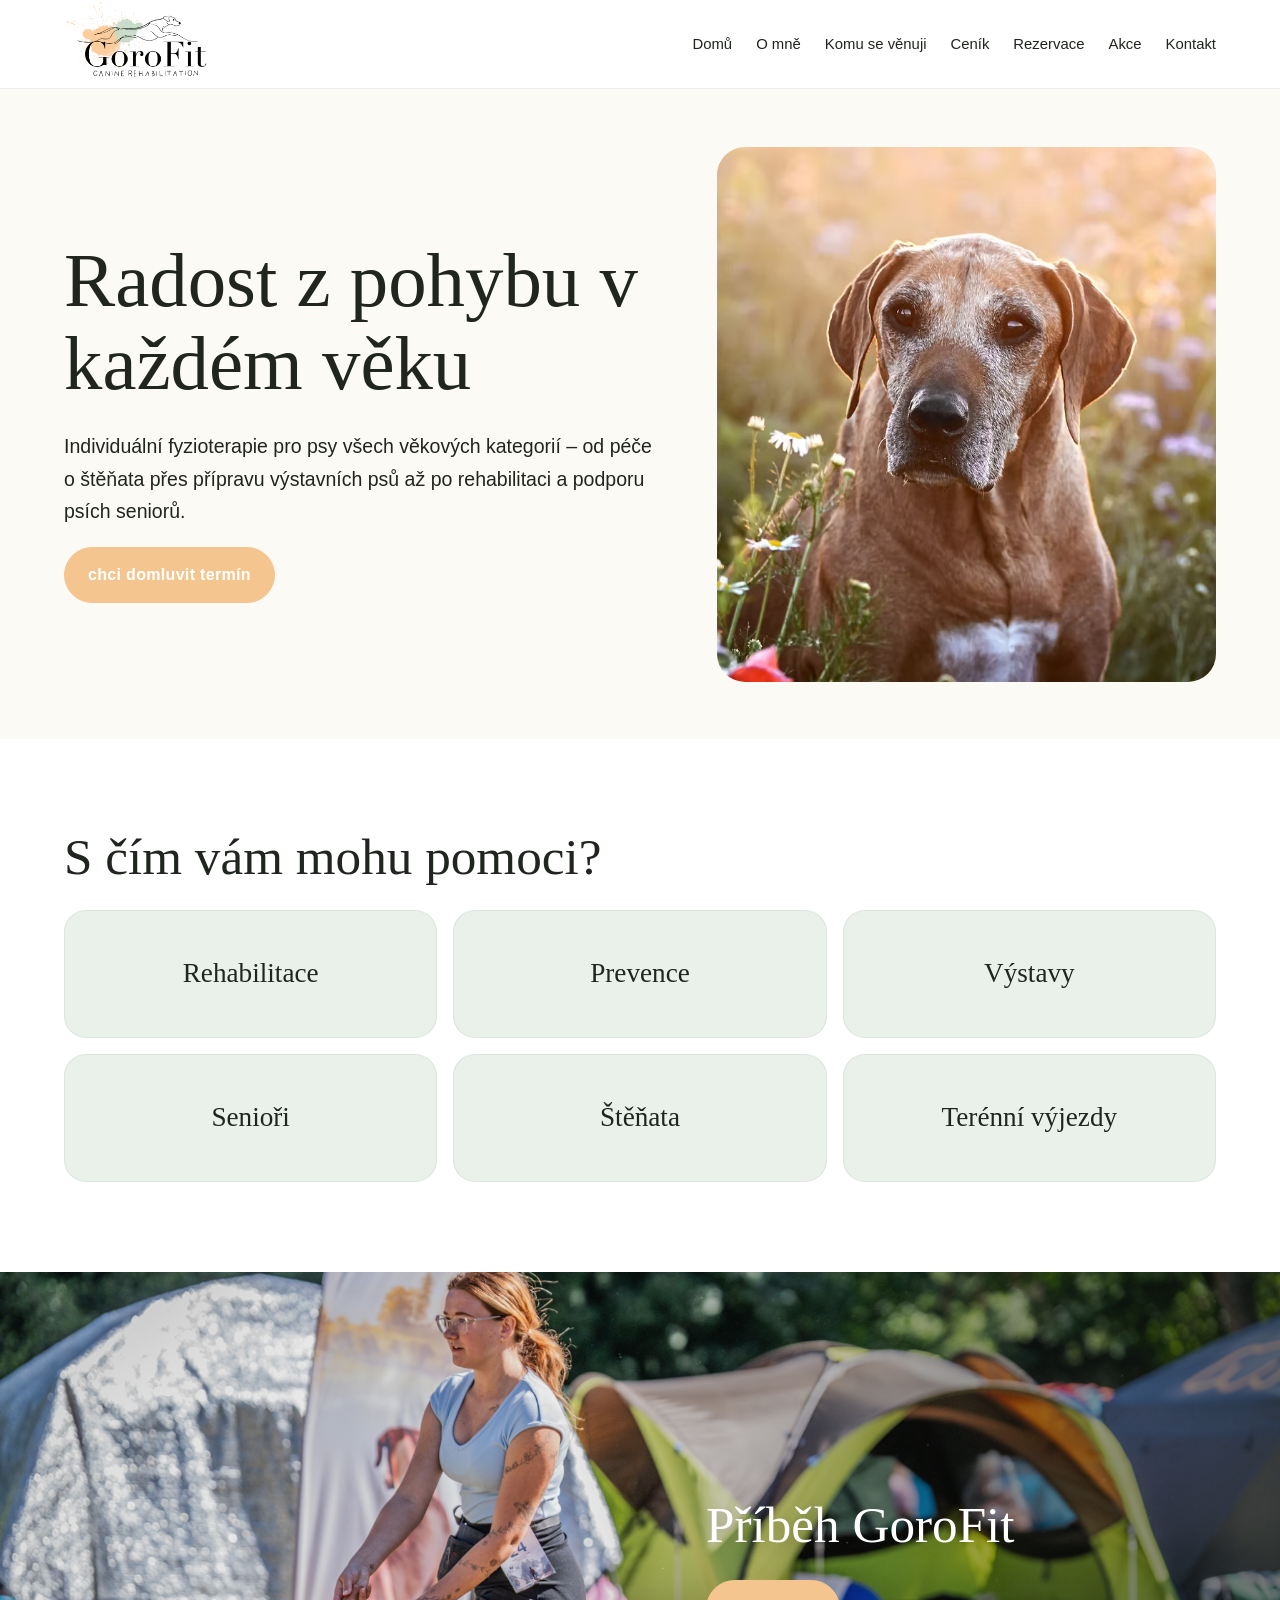
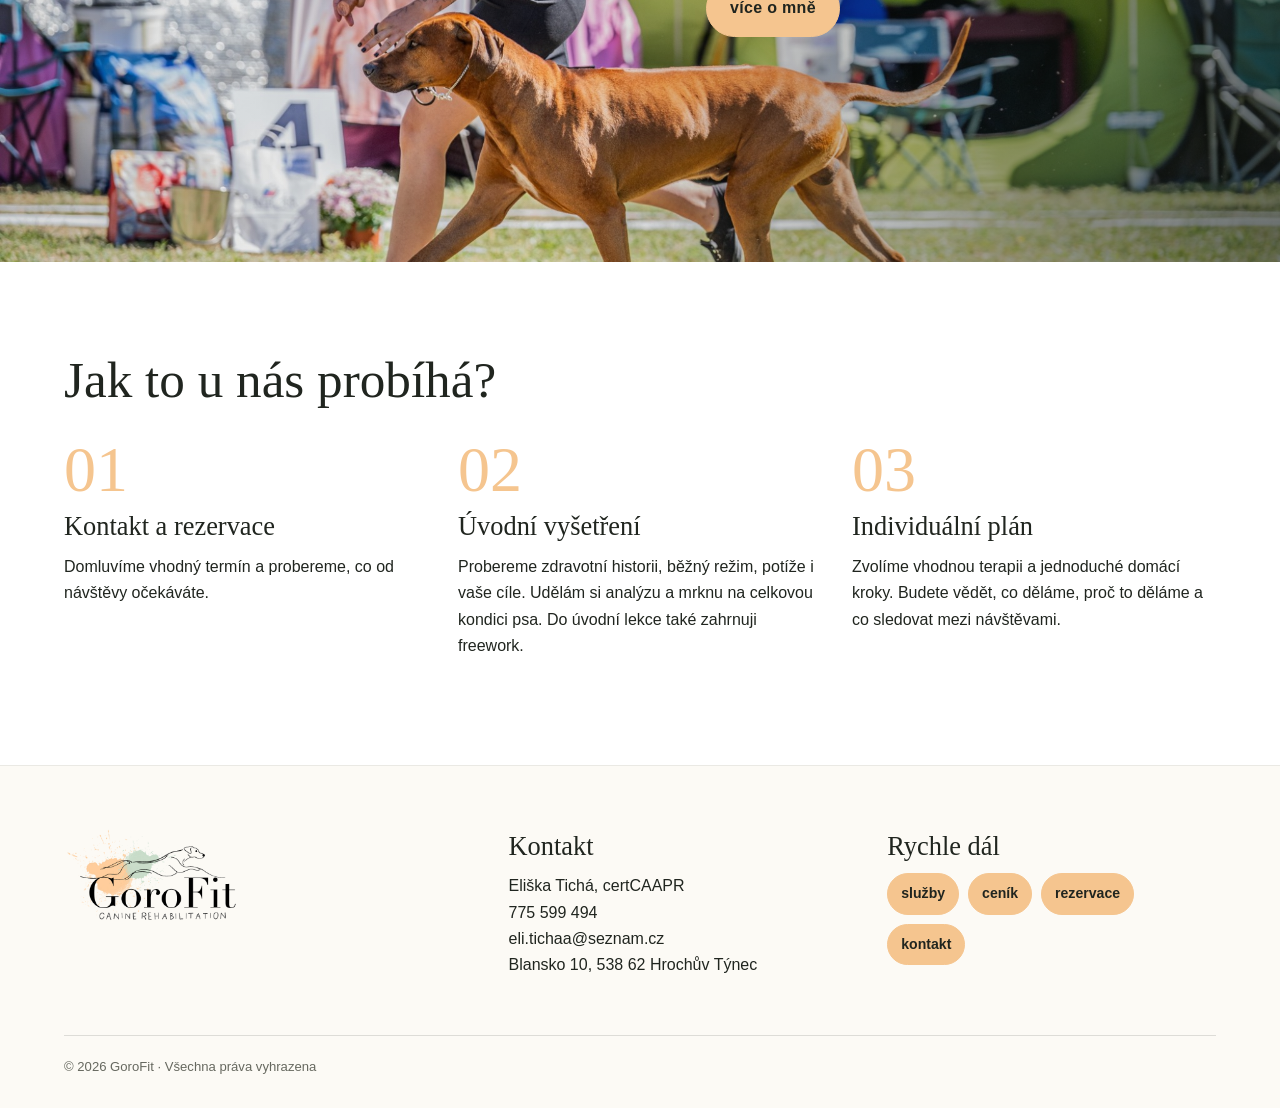
<file: index.html>
<!doctype html><html lang="cs"><head><meta charset="utf-8"><meta name="viewport" content="width=device-width,initial-scale=1"><title>Domů | GoroFit</title><meta name="description" content="GoroFit – veterinární fyzioterapie psů"><style>:root{--cream:#FCFAF5;--cream2:#FCFAF5;--sage:#CFE0D2;--sage2:#EAF1EA;--olive:#3F5145;--peach:#F5C58F;--peach2:#F5C58F;--ink:#20251F;--muted:#66685f;--lav:#e8dfe8;--blue:#dce9ec;--white:#fff;--line:#d9d2c6}
*{box-sizing:border-box}html{scroll-behavior:smooth}body{margin:0;color:var(--ink);font-family:Arial,Helvetica,sans-serif;background:#fff;line-height:1.65}h1,h2,h3,.serif{font-family:Georgia,'Times New Roman',serif;font-weight:400;line-height:1.08}h1{font-size:clamp(3.2rem,6vw,6.8rem);margin:.2em 0}h2{font-size:clamp(2.2rem,4vw,4.2rem);margin:0 0 .5em}h3{font-size:1.65rem;margin:.2em 0 .5em}p{margin:.45em 0 1em}a{color:inherit}.wrap{width:min(1180px,90%);margin:auto}.nav{position:sticky;top:0;z-index:50;background:rgba(255,255,255,.94);backdrop-filter:blur(12px);border-bottom:1px solid #eee}.navin{height:88px;display:flex;align-items:center;gap:32px}.logo{width:145px;height:auto;object-fit:contain}.links{margin-left:auto;display:flex;gap:24px;align-items:center}.links a{text-decoration:none;font-size:.93rem}.links a:hover{color:var(--olive)}.hamb{display:none;margin-left:auto;border:0;background:none;font-size:1.8rem}.hero{background:var(--cream);min-height:650px;display:grid;grid-template-columns:1.18fr .82fr;align-items:center;padding-right:max(calc((100vw - 1180px)/2),5vw)}.hero-copy{padding:90px max(5vw,40px) 90px max(calc((100vw - 1180px)/2),5vw);display:flex;flex-direction:column;justify-content:center}.hero-copy p{font-size:1.22rem;max-width:700px}.hero-img{padding:55px 0}.hero-img img{width:100%;height:auto;max-height:535px;aspect-ratio:4/5;object-fit:cover;border-radius:28px;display:block}.btn{display:inline-block;width:max-content;text-decoration:none;padding:14px 23px;border-radius:999px;background:var(--peach);color:#fff;font-weight:700;letter-spacing:.02em;border:1px solid var(--peach);transition:.2s}.btn:hover{transform:translateY(-2px);filter:brightness(.96)}.btn.alt{background:transparent;color:var(--ink);border-color:var(--ink)}section{padding:90px 0}.tint{background:var(--sage2)}.cream{background:var(--cream)}.peach{background:#fae5d9}.eyebrow{text-transform:uppercase;letter-spacing:.18em;font-size:.75rem;color:var(--olive);font-weight:700}.cards{display:grid;grid-template-columns:repeat(3,1fr);gap:18px}.card{padding:30px;border-radius:22px;background:#fff;border:1px solid rgba(0,0,0,.06);box-shadow:0 10px 35px rgba(50,50,30,.06)}.card:nth-child(2n){background:var(--cream2)}.card:nth-child(3n){background:var(--lav)}.icon{width:52px;height:52px;border-radius:50%;background:var(--sage2);display:grid;place-items:center;font-size:1.4rem;margin-bottom:18px}.split{display:grid;grid-template-columns:1fr 1fr;gap:70px;align-items:center}.split img,.feature-img{width:100%;border-radius:28px;display:block;max-height:680px;object-fit:cover}.steps{display:grid;grid-template-columns:repeat(3,1fr);gap:30px}.stepnum{font:400 4rem Georgia;color:var(--peach)}.quote{font-family:Georgia,serif;font-size:1.5rem;border-left:4px solid var(--peach);padding-left:24px}.footer{background:#30372d;color:#f5f0e7;padding:60px 0 30px}.footgrid{display:grid;grid-template-columns:1.2fr 1fr 1fr;gap:50px}.footer .logo{filter:none;width:175px;height:auto}.pills{display:flex;flex-wrap:wrap;gap:9px}.pill{border:1px solid #87927d;border-radius:999px;padding:8px 13px;text-decoration:none;font-size:.88rem}.copy{border-top:1px solid #56604f;margin-top:40px;padding-top:20px;font-size:.82rem;color:#c9cdbf}.pagehero{padding:90px 0 65px;background:var(--cream)}.pagehero h1{font-size:clamp(3rem,5vw,5.6rem)}.anchorbar{display:flex;gap:10px;flex-wrap:wrap;margin-top:28px}.anchorbar a{text-decoration:none;border:1px solid var(--olive);border-radius:999px;padding:8px 13px}.service{padding:75px 0;border-bottom:1px solid #eee}.service .split{align-items:start}.checks{padding:0;list-style:none}.checks li{padding:7px 0 7px 28px;position:relative}.checks li:before{content:'✓';position:absolute;left:0;color:var(--olive);font-weight:700}.notice{background:var(--cream);border-radius:18px;padding:20px 24px;margin-top:24px}.pricegrid{display:grid;grid-template-columns:repeat(2,1fr);gap:20px}.price{border:1px solid var(--line);border-radius:20px;padding:26px;background:#fff}.price .amount{font:400 2rem Georgia;color:var(--olive)}table{width:100%;border-collapse:collapse;background:#fff;border-radius:18px;overflow:hidden}th,td{padding:16px;border-bottom:1px solid #eee;text-align:left}th{background:var(--sage2)}.event{display:grid;grid-template-columns:140px 1fr;gap:20px;padding:25px 0;border-bottom:1px solid #ddd}.date{font:400 1.4rem Georgia;color:var(--olive)}.contactgrid{display:grid;grid-template-columns:1fr 1fr;gap:50px}.contactbox{padding:30px;border-radius:22px;background:var(--cream)}form{display:grid;grid-template-columns:1fr 1fr;gap:16px}label{font-size:.88rem;font-weight:700}input,select,textarea{width:100%;padding:13px 14px;border:1px solid #cfc8bb;border-radius:10px;background:#fff;font:inherit;margin-top:6px}textarea{min-height:130px}.full{grid-column:1/-1}.radio{font-weight:400;display:block;margin:7px 0}.radio input{width:auto;margin-right:8px}.formnote{font-style:italic;color:#9b4c3d}.partnergrid{display:grid;grid-template-columns:repeat(3,1fr);gap:18px}.partner{background:var(--cream);border-radius:18px;padding:30px;text-align:center}.cta{text-align:center}.cta p{max-width:700px;margin:0 auto 24px}.btnrow{display:flex;justify-content:center;gap:12px;flex-wrap:wrap}
@media(max-width:850px){.links{display:none}.hamb{display:block}.hero{grid-template-columns:1fr;padding-right:0}.hero-copy{padding:70px 6%}.hero-img{height:480px}.cards,.steps,.partnergrid,.pricegrid{grid-template-columns:1fr}.split,.contactgrid{grid-template-columns:1fr;gap:35px}.footgrid{grid-template-columns:1fr}.event{grid-template-columns:1fr}form{grid-template-columns:1fr}.full{grid-column:auto}section{padding:65px 0}}

/* Homepage refinements */
.home-services{background:#fff}
.home-services .cards{gap:16px}
.home-services .card{background:#EAF1EA!important;box-shadow:none;border:1px solid rgba(63,81,69,.08);min-height:128px;display:flex;align-items:center;justify-content:center;text-align:center;padding:28px 20px}
.home-services .card h3{margin:0;font-size:1.7rem}
.home-services .card .icon,.home-services .card p{display:none}
.story-banner{position:relative;min-height:590px;background:url('pribeh-gorofit.jpg') center 43%/cover no-repeat;display:flex;align-items:center;padding:0}
.story-banner:before{content:'';position:absolute;inset:0;background:linear-gradient(90deg,rgba(20,27,21,.12) 0%,rgba(20,27,21,.05) 42%,rgba(20,27,21,.55) 100%)}
.story-banner .story-inner{position:relative;z-index:1;width:min(1180px,90%);margin:auto;display:flex;justify-content:flex-end}
.story-banner .story-copy{width:min(510px,48%);color:#fff;text-shadow:0 2px 18px rgba(0,0,0,.2)}
.story-banner .story-copy h2{margin-bottom:28px}
.story-banner .btn{background:#F5C58F;color:#20251F;border-color:#F5C58F;text-shadow:none}
.footer{background:#FCFAF5;color:#20251F;border-top:1px solid rgba(32,37,31,.08)}
.footer .pill{border-color:#F5C58F;background:#F5C58F;color:#20251F;font-weight:700}
.footer .pill:hover{background:#CFE0D2;border-color:#CFE0D2}
.footer .copy{border-top-color:rgba(32,37,31,.14);color:#66685f}
.footer .logo{filter:none}
@media(max-width:850px){.story-banner{min-height:520px;background-position:42% center}.story-banner:before{background:rgba(20,27,21,.38)}.story-banner .story-inner{justify-content:flex-start}.story-banner .story-copy{width:100%}.home-services .card{min-height:105px}}
</style></head><body><header class="nav"><div class="wrap navin"><a href="index.html"><img class="logo" src="gorofit-logo.png" alt="GoroFit"></a><nav class="links"><a href="index.html">Domů</a><a href="o-mne.html">O mně</a><a href="sluzby.html">Komu se věnuji</a><a href="cenik.html">Ceník</a><a href="rezervace.html">Rezervace</a><a href="akce.html">Akce</a><a href="kontakt.html">Kontakt</a></nav><button class="hamb">☰</button></div></header><main><div class="hero"><div class="hero-copy"><h1>Radost z pohybu v každém věku</h1><p>Individuální fyzioterapie pro psy všech věkových kategorií – od péče o štěňata přes přípravu výstavních psů až po rehabilitaci a podporu psích seniorů.</p><a class="btn" href="rezervace.html">chci domluvit termín</a></div><div class="hero-img"><img src="home-002.png" alt="Rhodesian ridgeback v květinách"></div></div>
<section class="home-services"><div class="wrap"><h2>S čím vám mohu pomoci?</h2><div class="cards"><div class="card"><h3>Rehabilitace</h3></div><div class="card"><h3>Prevence</h3></div><div class="card"><h3>Výstavy</h3></div><div class="card"><h3>Senioři</h3></div><div class="card"><h3>Štěňata</h3></div><div class="card"><h3>Terénní výjezdy</h3></div></div></div></section>
<section class="story-banner"><div class="story-inner"><div class="story-copy"><h2>Příběh GoroFit</h2><a class="btn" href="o-mne.html">více o mně</a></div></div></section>
<section><div class="wrap"><h2>Jak to u nás probíhá?</h2><div class="steps"><div><div class="stepnum">01</div><h3>Kontakt a rezervace</h3><p>Domluvíme vhodný termín a probereme, co od návštěvy očekáváte.</p></div><div><div class="stepnum">02</div><h3>Úvodní vyšetření</h3><p>Probereme zdravotní historii, běžný režim, potíže i vaše cíle. Udělám si analýzu a mrknu na celkovou kondici psa. Do úvodní lekce také zahrnuji freework.</p></div><div><div class="stepnum">03</div><h3>Individuální plán</h3><p>Zvolíme vhodnou terapii a jednoduché domácí kroky. Budete vědět, co děláme, proč to děláme a co sledovat mezi návštěvami.</p></div></div></div></section>
</main><footer class="footer"><div class="wrap"><div class="footgrid"><div class="footer-brand"><img class="logo" src="gorofit-logo.png" alt="GoroFit"></div><div><h3>Kontakt</h3><p>Eliška Tichá, certCAAPR<br>775 599 494<br>eli.tichaa@seznam.cz<br>Blansko 10, 538 62 Hrochův Týnec</p></div><div><h3>Rychle dál</h3><div class="pills"><a class="pill" href="sluzby.html">služby</a><a class="pill" href="cenik.html">ceník</a><a class="pill" href="rezervace.html">rezervace</a><a class="pill" href="kontakt.html">kontakt</a></div></div></div><div class="copy">© 2026 GoroFit · Všechna práva vyhrazena</div></div></footer><script>document.addEventListener('DOMContentLoaded',()=>{const b=document.querySelector('.hamb'),l=document.querySelector('.links');if(b)b.onclick=()=>{l.style.display=l.style.display==='flex'?'none':'flex';l.style.position='absolute';l.style.top='88px';l.style.left='0';l.style.right='0';l.style.padding='25px 5%';l.style.background='white';l.style.flexDirection='column';l.style.alignItems='flex-start'}})
</script></body></html>
</file>
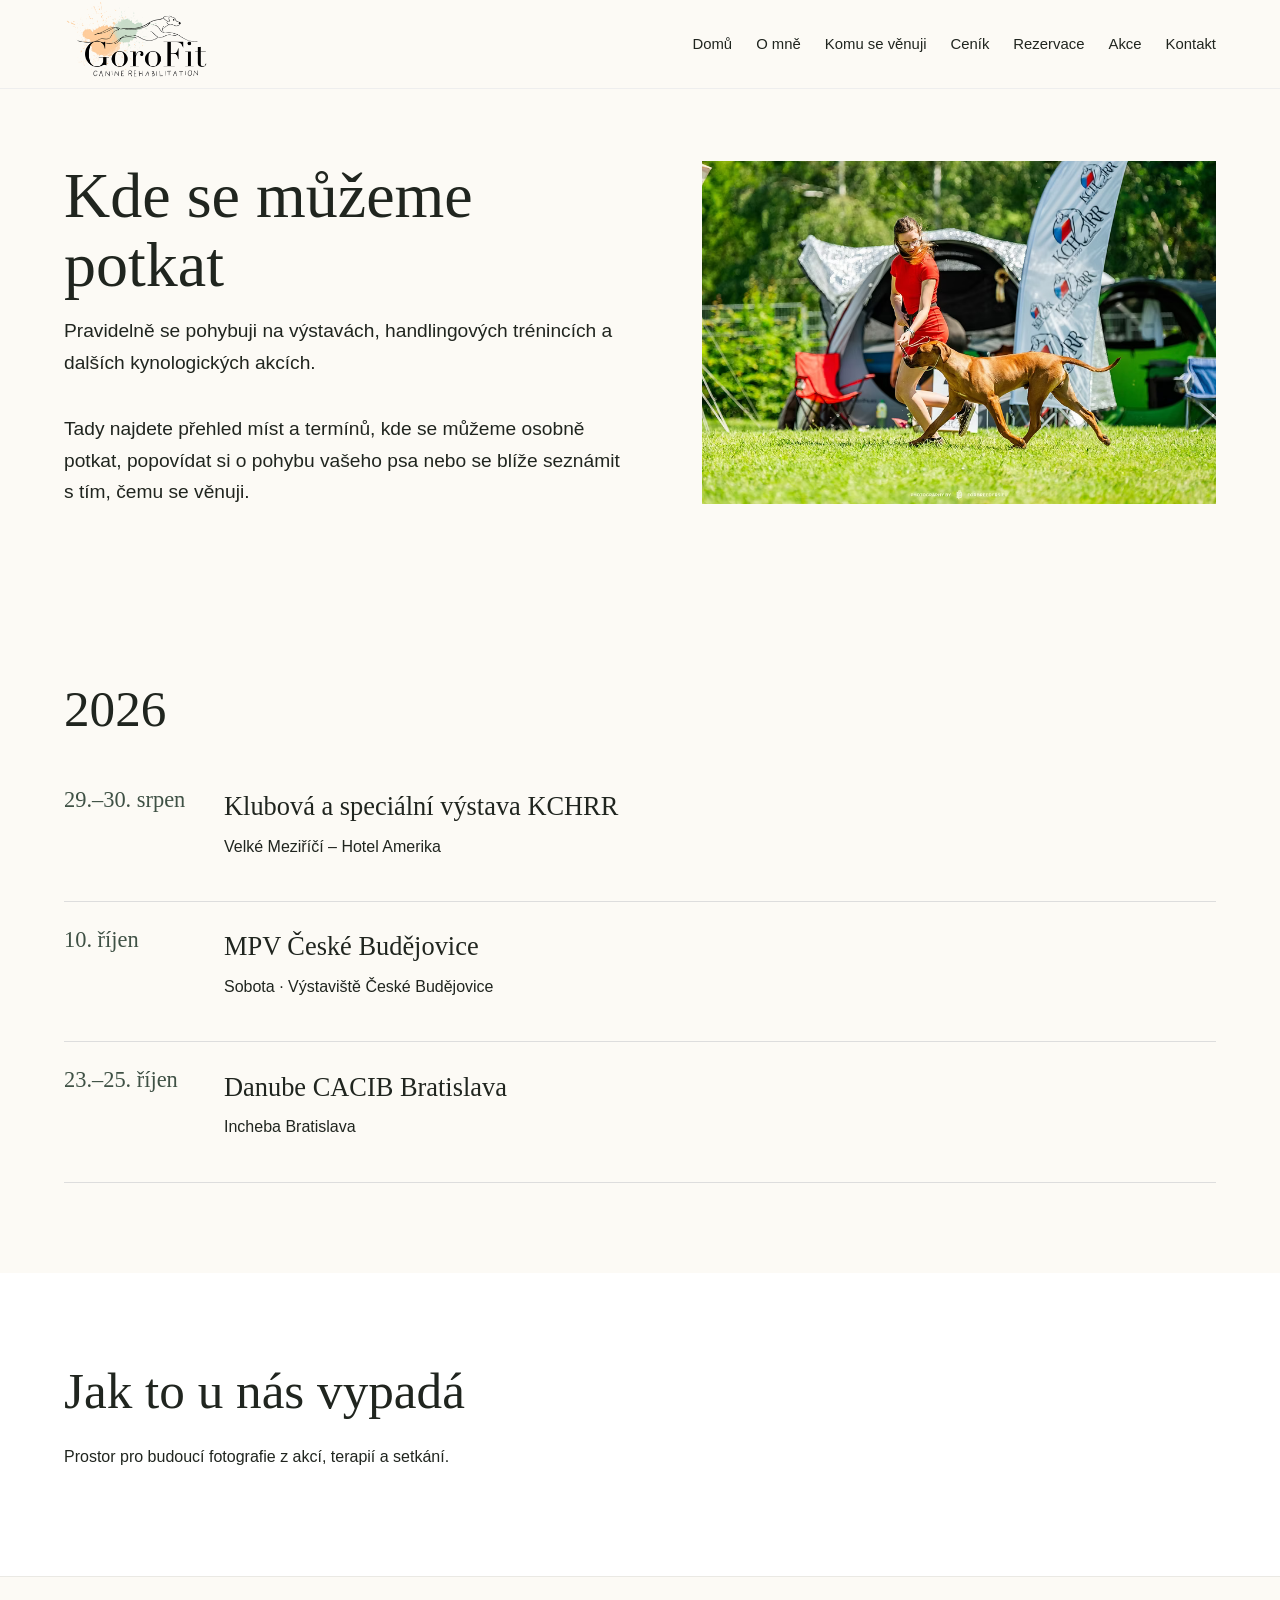
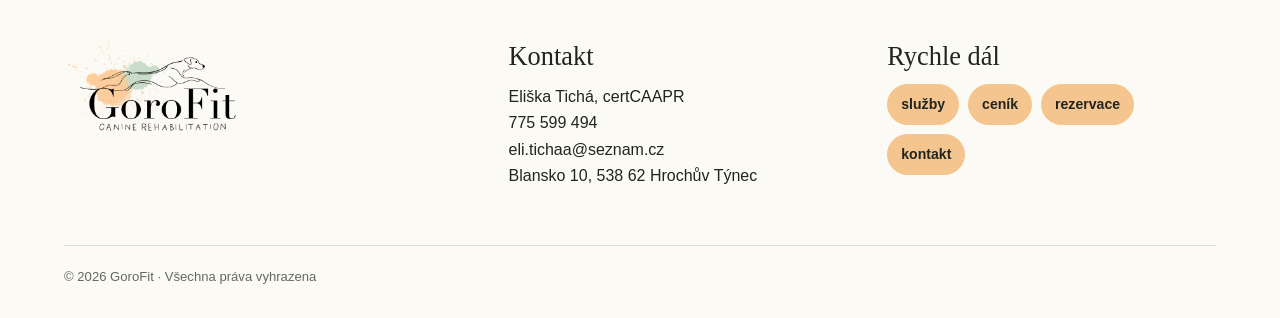
<file: akce.html>
<!doctype html><html lang="cs"><head><meta charset="utf-8"><meta name="viewport" content="width=device-width,initial-scale=1"><title>Akce | GoroFit</title><meta name="description" content="GoroFit – veterinární fyzioterapie psů"><style>:root{--cream:#FCFAF5;--cream2:#FCFAF5;--sage:#CFE0D2;--sage2:#EAF1EA;--olive:#3F5145;--peach:#F5C58F;--peach2:#F5C58F;--ink:#20251F;--muted:#66685f;--lav:#e8dfe8;--blue:#dce9ec;--white:#fff;--line:#d9d2c6}
*{box-sizing:border-box}html{scroll-behavior:smooth}body{margin:0;color:var(--ink);font-family:Arial,Helvetica,sans-serif;background:#fff;line-height:1.65}h1,h2,h3,.serif{font-family:Georgia,'Times New Roman',serif;font-weight:400;line-height:1.08}h1{font-size:clamp(3.2rem,6vw,6.8rem);margin:.2em 0}h2{font-size:clamp(2.2rem,4vw,4.2rem);margin:0 0 .5em}h3{font-size:1.65rem;margin:.2em 0 .5em}p{margin:.45em 0 1em}a{color:inherit}.wrap{width:min(1180px,90%);margin:auto}.nav{position:sticky;top:0;z-index:50;background:rgba(255,255,255,.94);backdrop-filter:blur(12px);border-bottom:1px solid #eee}.navin{height:88px;display:flex;align-items:center;gap:32px}.logo{width:145px;height:auto;object-fit:contain}.links{margin-left:auto;display:flex;gap:24px;align-items:center}.links a{text-decoration:none;font-size:.93rem}.links a:hover{color:var(--olive)}.hamb{display:none;margin-left:auto;border:0;background:none;font-size:1.8rem}.hero{background:var(--cream);min-height:680px;display:grid;grid-template-columns:1.05fr .95fr;align-items:stretch}.hero-copy{padding:100px max(5vw,40px) 90px max(calc((100vw - 1180px)/2),5vw);display:flex;flex-direction:column;justify-content:center}.hero-copy p{font-size:1.22rem;max-width:700px}.hero-img img{width:100%;height:100%;object-fit:cover}.btn{display:inline-block;width:max-content;text-decoration:none;padding:14px 23px;border-radius:999px;background:var(--peach);color:#fff;font-weight:700;letter-spacing:.02em;border:1px solid var(--peach);transition:.2s}.btn:hover{transform:translateY(-2px);filter:brightness(.96)}.btn.alt{background:transparent;color:var(--ink);border-color:var(--ink)}section{padding:90px 0}.tint{background:var(--sage2)}.cream{background:var(--cream)}.peach{background:#fae5d9}.eyebrow{text-transform:uppercase;letter-spacing:.18em;font-size:.75rem;color:var(--olive);font-weight:700}.cards{display:grid;grid-template-columns:repeat(3,1fr);gap:18px}.card{padding:30px;border-radius:22px;background:#fff;border:1px solid rgba(0,0,0,.06);box-shadow:0 10px 35px rgba(50,50,30,.06)}.card:nth-child(2n){background:var(--cream2)}.card:nth-child(3n){background:var(--lav)}.icon{width:52px;height:52px;border-radius:50%;background:var(--sage2);display:grid;place-items:center;font-size:1.4rem;margin-bottom:18px}.split{display:grid;grid-template-columns:1fr 1fr;gap:70px;align-items:center}.split img,.feature-img{width:100%;border-radius:28px;display:block;max-height:680px;object-fit:cover}.steps{display:grid;grid-template-columns:repeat(3,1fr);gap:30px}.stepnum{font:400 4rem Georgia;color:var(--peach)}.quote{font-family:Georgia,serif;font-size:1.5rem;border-left:4px solid var(--peach);padding-left:24px}.footer{background:#30372d;color:#f5f0e7;padding:60px 0 30px}.footgrid{display:grid;grid-template-columns:1.2fr 1fr 1fr;gap:50px}.footer .logo{filter:none;width:175px;height:auto}.pills{display:flex;flex-wrap:wrap;gap:9px}.pill{border:1px solid #87927d;border-radius:999px;padding:8px 13px;text-decoration:none;font-size:.88rem}.copy{border-top:1px solid #56604f;margin-top:40px;padding-top:20px;font-size:.82rem;color:#c9cdbf}.pagehero{padding:90px 0 65px;background:var(--cream)}.pagehero h1{font-size:clamp(3rem,5vw,5.6rem)}.anchorbar{display:flex;gap:10px;flex-wrap:wrap;margin-top:28px}.anchorbar a{text-decoration:none;border:1px solid var(--olive);border-radius:999px;padding:8px 13px}.service{padding:75px 0;border-bottom:1px solid #eee}.service .split{align-items:start}.checks{padding:0;list-style:none}.checks li{padding:7px 0 7px 28px;position:relative}.checks li:before{content:'✓';position:absolute;left:0;color:var(--olive);font-weight:700}.notice{background:var(--cream);border-radius:18px;padding:20px 24px;margin-top:24px}.pricegrid{display:grid;grid-template-columns:repeat(2,1fr);gap:20px}.price{border:1px solid var(--line);border-radius:20px;padding:26px;background:#fff}.price .amount{font:400 2rem Georgia;color:var(--olive)}table{width:100%;border-collapse:collapse;background:#fff;border-radius:18px;overflow:hidden}th,td{padding:16px;border-bottom:1px solid #eee;text-align:left}th{background:var(--sage2)}.event{display:grid;grid-template-columns:140px 1fr;gap:20px;padding:25px 0;border-bottom:1px solid #ddd}.date{font:400 1.4rem Georgia;color:var(--olive)}.contactgrid{display:grid;grid-template-columns:1fr 1fr;gap:50px}.contactbox{padding:30px;border-radius:22px;background:var(--cream)}form{display:grid;grid-template-columns:1fr 1fr;gap:16px}label{font-size:.88rem;font-weight:700}input,select,textarea{width:100%;padding:13px 14px;border:1px solid #cfc8bb;border-radius:10px;background:#fff;font:inherit;margin-top:6px}textarea{min-height:130px}.full{grid-column:1/-1}.radio{font-weight:400;display:block;margin:7px 0}.radio input{width:auto;margin-right:8px}.formnote{font-style:italic;color:#9b4c3d}.partnergrid{display:grid;grid-template-columns:repeat(3,1fr);gap:18px}.partner{background:var(--cream);border-radius:18px;padding:30px;text-align:center}.cta{text-align:center}.cta p{max-width:700px;margin:0 auto 24px}.btnrow{display:flex;justify-content:center;gap:12px;flex-wrap:wrap}
@media(max-width:850px){.links{display:none}.hamb{display:block}.hero{grid-template-columns:1fr}.hero-copy{padding:70px 6%}.hero-img{height:480px}.cards,.steps,.partnergrid,.pricegrid{grid-template-columns:1fr}.split,.contactgrid{grid-template-columns:1fr;gap:35px}.footgrid{grid-template-columns:1fr}.event{grid-template-columns:1fr}form{grid-template-columns:1fr}.full{grid-column:auto}section{padding:65px 0}}

.events-intro{background:var(--cream);padding:72px 0 48px}.events-intro-grid{display:grid;grid-template-columns:1.05fr .95fr;gap:70px;align-items:start}.events-intro h1{font-size:clamp(3rem,5vw,5.2rem);margin:0 0 .25em}.events-intro p{font-size:1.2rem;max-width:650px;margin:0 0 1.8em}.events-intro img{width:100%;max-width:540px;justify-self:end;display:block;object-fit:cover;aspect-ratio:3/2;border-radius:0}@media(max-width:850px){.events-intro-grid{grid-template-columns:1fr;gap:28px}.events-intro img{justify-self:start;max-width:100%}}

.footer{background:var(--cream)!important;color:var(--ink)!important;border-top:1px solid rgba(32,37,31,.08)!important;padding:60px 0 30px!important}.footgrid{display:grid;grid-template-columns:1.2fr 1fr 1fr;gap:50px}.footer .logo{width:175px;height:auto;filter:none!important}.footer h3{font-size:1.65rem;margin:.2em 0 .5em}.footer p{margin:.45em 0 1em}.pills{display:flex;flex-wrap:wrap;gap:9px}.pill{border:1px solid var(--peach)!important;background:var(--peach)!important;color:var(--ink)!important;font-weight:700;border-radius:999px;padding:8px 13px;text-decoration:none;font-size:.88rem}.pill:hover{background:var(--sage)!important;border-color:var(--sage)!important}.copy{border-top:1px solid rgba(32,37,31,.14)!important;margin-top:40px;padding-top:20px;font-size:.82rem;color:var(--muted)!important}
.nav{background:rgba(252,250,245,.96)!important}
</style></head><body><header class="nav"><div class="wrap navin"><a href="index.html"><img class="logo" src="gorofit-logo.png" alt="GoroFit"></a><nav class="links"><a href="index.html">Domů</a><a href="o-mne.html">O mně</a><a href="sluzby.html">Komu se věnuji</a><a href="cenik.html">Ceník</a><a href="rezervace.html">Rezervace</a><a href="akce.html">Akce</a><a href="kontakt.html">Kontakt</a></nav><button class="hamb">☰</button></div></header><main><section class="events-intro"><div class="wrap events-intro-grid"><div><h1>Kde se můžeme potkat</h1><p>Pravidelně se pohybuji na výstavách, handlingových trénincích a dalších kynologických akcích.</p><p>Tady najdete přehled míst a termínů, kde se můžeme osobně potkat, popovídat si o pohybu vašeho psa nebo se blíže seznámit s tím, čemu se věnuji.</p></div><img src="akce-000.png" alt="Výstava psů"></div></section><section class="cream"><div class="wrap"><h2>2026</h2><div class="event"><div class="date">29.–30. srpen</div><div><h3>Klubová a speciální výstava KCHRR</h3><p>Velké Meziříčí – Hotel Amerika</p></div></div><div class="event"><div class="date">10. říjen</div><div><h3>MPV České Budějovice</h3><p>Sobota · Výstaviště České Budějovice</p></div></div><div class="event"><div class="date">23.–25. říjen</div><div><h3>Danube CACIB Bratislava</h3><p>Incheba Bratislava</p></div></div></div></section><section><div class="wrap"><h2>Jak to u nás vypadá</h2><p>Prostor pro budoucí fotografie z akcí, terapií a setkání.</p></div></section></main><footer class="footer"><div class="wrap"><div class="footgrid"><div><img class="logo" src="gorofit-logo.png" alt="GoroFit"></div><div><h3>Kontakt</h3><p>Eliška Tichá, certCAAPR<br>775 599 494<br>eli.tichaa@seznam.cz<br>Blansko 10, 538 62 Hrochův Týnec</p></div><div><h3>Rychle dál</h3><div class="pills"><a class="pill" href="sluzby.html">služby</a><a class="pill" href="cenik.html">ceník</a><a class="pill" href="rezervace.html">rezervace</a><a class="pill" href="kontakt.html">kontakt</a></div></div></div><div class="copy">© 2026 GoroFit · Všechna práva vyhrazena</div></div></footer><script>document.addEventListener('DOMContentLoaded',()=>{const b=document.querySelector('.hamb'),l=document.querySelector('.links');if(b)b.onclick=()=>{l.style.display=l.style.display==='flex'?'none':'flex';l.style.position='absolute';l.style.top='88px';l.style.left='0';l.style.right='0';l.style.padding='25px 5%';l.style.background='white';l.style.flexDirection='column';l.style.alignItems='flex-start'}})
</script></body></html>
</file>
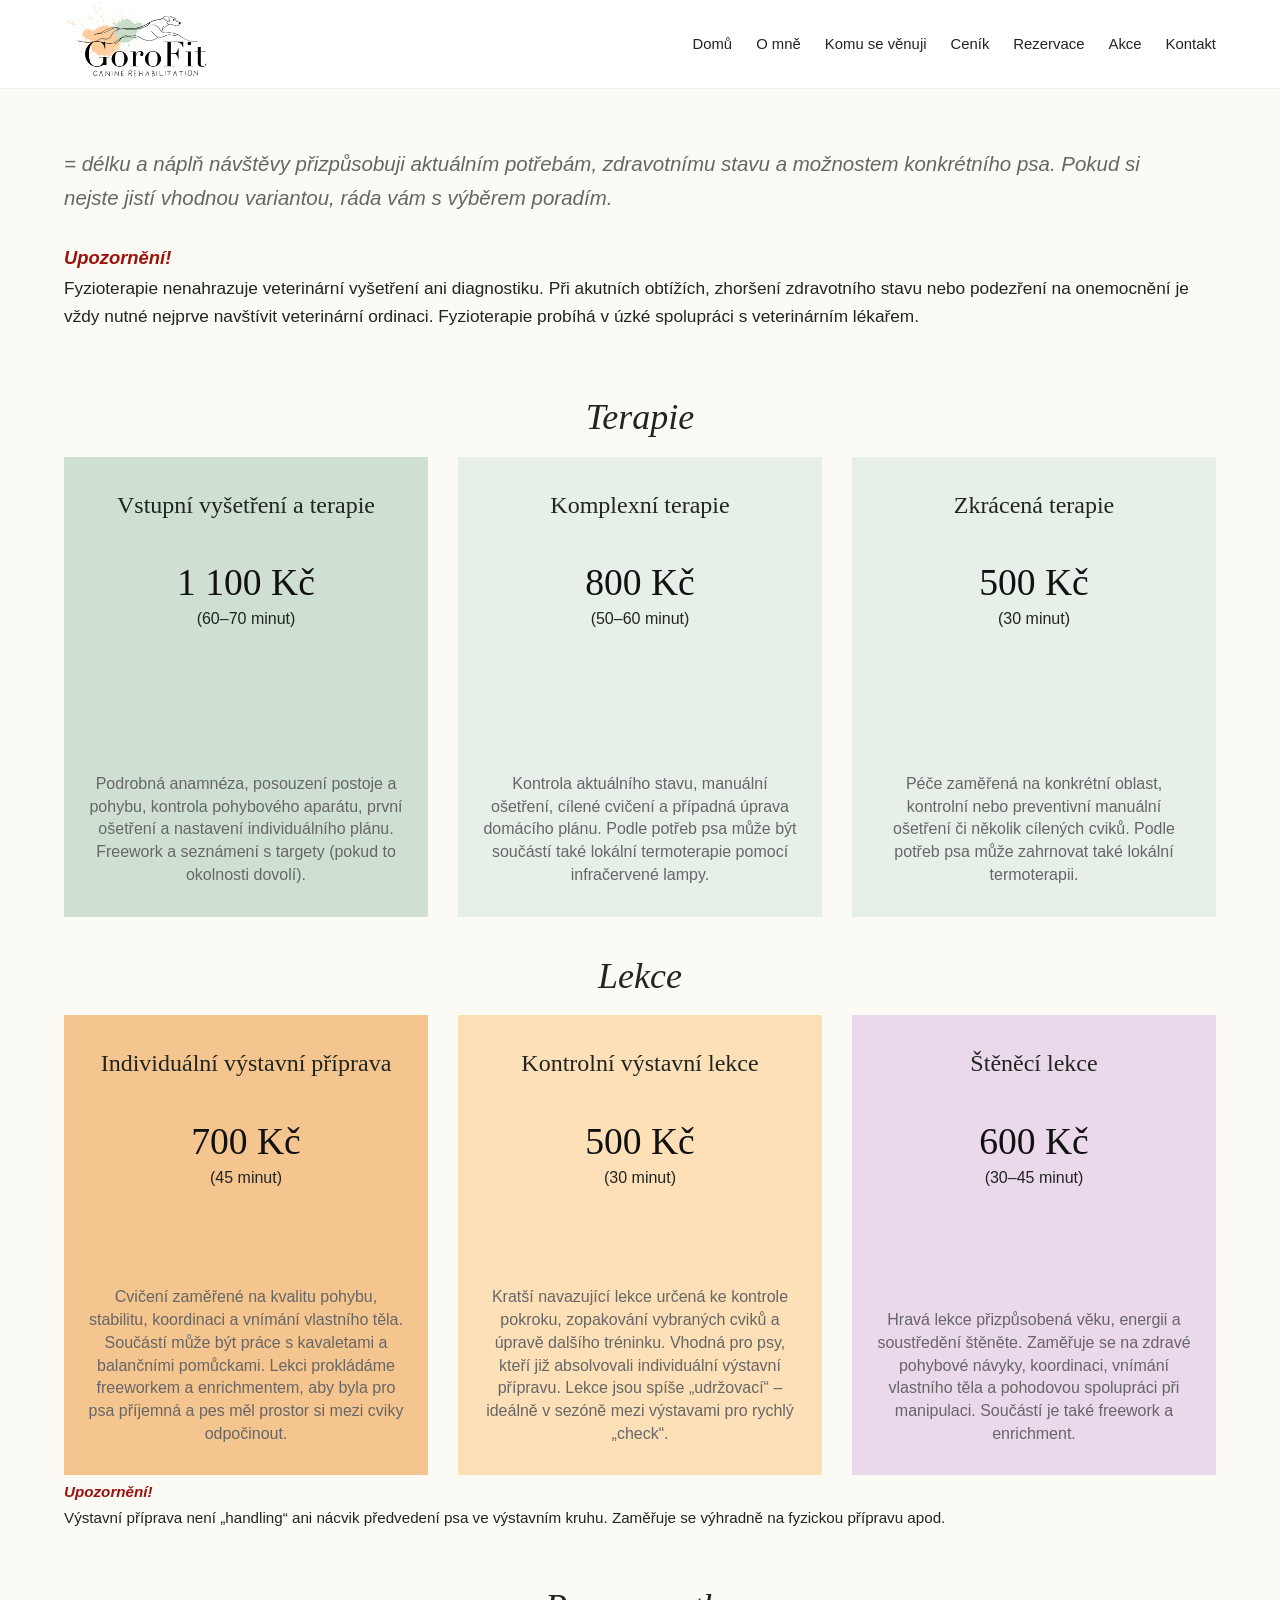
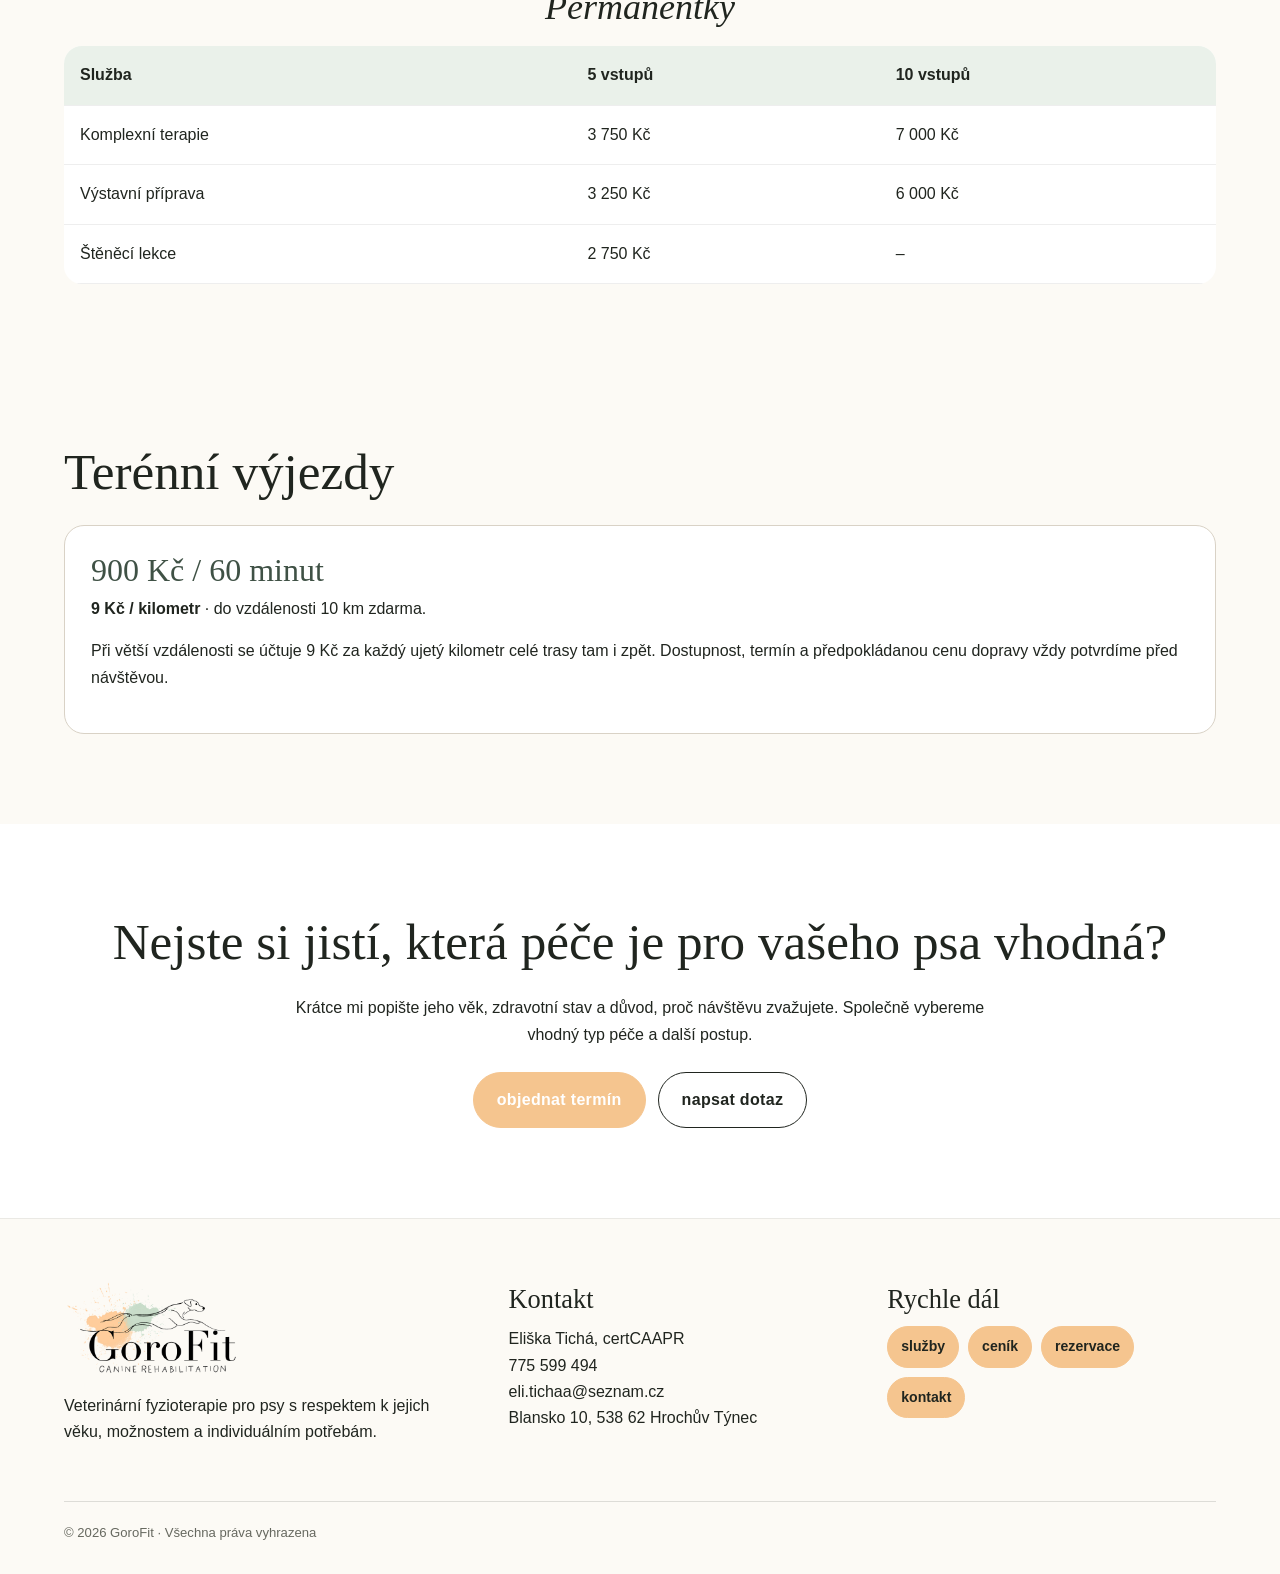
<file: cenik.html>
<!doctype html><html lang="cs"><head><meta charset="utf-8"><meta name="viewport" content="width=device-width,initial-scale=1"><title>Ceník | GoroFit</title><meta name="description" content="GoroFit – veterinární fyzioterapie psů"><style>:root{--cream:#FCFAF5;--cream2:#FCFAF5;--sage:#CFE0D2;--sage2:#EAF1EA;--olive:#3F5145;--peach:#F5C58F;--peach2:#F5C58F;--ink:#20251F;--muted:#66685f;--lav:#e8dfe8;--blue:#dce9ec;--white:#fff;--line:#d9d2c6}
*{box-sizing:border-box}html{scroll-behavior:smooth}body{margin:0;color:var(--ink);font-family:Arial,Helvetica,sans-serif;background:#fff;line-height:1.65}h1,h2,h3,.serif{font-family:Georgia,'Times New Roman',serif;font-weight:400;line-height:1.08}h1{font-size:clamp(3.2rem,6vw,6.8rem);margin:.2em 0}h2{font-size:clamp(2.2rem,4vw,4.2rem);margin:0 0 .5em}h3{font-size:1.65rem;margin:.2em 0 .5em}p{margin:.45em 0 1em}a{color:inherit}.wrap{width:min(1180px,90%);margin:auto}.nav{position:sticky;top:0;z-index:50;background:rgba(255,255,255,.94);backdrop-filter:blur(12px);border-bottom:1px solid #eee}.navin{height:88px;display:flex;align-items:center;gap:32px}.logo{width:145px;height:auto;object-fit:contain}.links{margin-left:auto;display:flex;gap:24px;align-items:center}.links a{text-decoration:none;font-size:.93rem}.links a:hover{color:var(--olive)}.hamb{display:none;margin-left:auto;border:0;background:none;font-size:1.8rem}.hero{background:var(--cream);min-height:680px;display:grid;grid-template-columns:1.05fr .95fr;align-items:stretch}.hero-copy{padding:100px max(5vw,40px) 90px max(calc((100vw - 1180px)/2),5vw);display:flex;flex-direction:column;justify-content:center}.hero-copy p{font-size:1.22rem;max-width:700px}.hero-img img{width:100%;height:100%;object-fit:cover}.btn{display:inline-block;width:max-content;text-decoration:none;padding:14px 23px;border-radius:999px;background:var(--peach);color:#fff;font-weight:700;letter-spacing:.02em;border:1px solid var(--peach);transition:.2s}.btn:hover{transform:translateY(-2px);filter:brightness(.96)}.btn.alt{background:transparent;color:var(--ink);border-color:var(--ink)}section{padding:90px 0}.tint{background:var(--sage2)}.cream{background:var(--cream)}.peach{background:#fae5d9}.eyebrow{text-transform:uppercase;letter-spacing:.18em;font-size:.75rem;color:var(--olive);font-weight:700}.cards{display:grid;grid-template-columns:repeat(3,1fr);gap:18px}.card{padding:30px;border-radius:22px;background:#fff;border:1px solid rgba(0,0,0,.06);box-shadow:0 10px 35px rgba(50,50,30,.06)}.card:nth-child(2n){background:var(--cream2)}.card:nth-child(3n){background:var(--lav)}.icon{width:52px;height:52px;border-radius:50%;background:var(--sage2);display:grid;place-items:center;font-size:1.4rem;margin-bottom:18px}.split{display:grid;grid-template-columns:1fr 1fr;gap:70px;align-items:center}.split img,.feature-img{width:100%;border-radius:28px;display:block;max-height:680px;object-fit:cover}.steps{display:grid;grid-template-columns:repeat(3,1fr);gap:30px}.stepnum{font:400 4rem Georgia;color:var(--peach)}.quote{font-family:Georgia,serif;font-size:1.5rem;border-left:4px solid var(--peach);padding-left:24px}.footer{background:#30372d;color:#f5f0e7;padding:60px 0 30px}.footgrid{display:grid;grid-template-columns:1.2fr 1fr 1fr;gap:50px}.footer .logo{filter:none;width:175px;height:auto}.pills{display:flex;flex-wrap:wrap;gap:9px}.pill{border:1px solid #87927d;border-radius:999px;padding:8px 13px;text-decoration:none;font-size:.88rem}.copy{border-top:1px solid #56604f;margin-top:40px;padding-top:20px;font-size:.82rem;color:#c9cdbf}.pagehero{padding:90px 0 65px;background:var(--cream)}.pagehero h1{font-size:clamp(3rem,5vw,5.6rem)}.anchorbar{display:flex;gap:10px;flex-wrap:wrap;margin-top:28px}.anchorbar a{text-decoration:none;border:1px solid var(--olive);border-radius:999px;padding:8px 13px}.service{padding:75px 0;border-bottom:1px solid #eee}.service .split{align-items:start}.checks{padding:0;list-style:none}.checks li{padding:7px 0 7px 28px;position:relative}.checks li:before{content:'✓';position:absolute;left:0;color:var(--olive);font-weight:700}.notice{background:var(--cream);border-radius:18px;padding:20px 24px;margin-top:24px}.pricegrid{display:grid;grid-template-columns:repeat(2,1fr);gap:20px}.price{border:1px solid var(--line);border-radius:20px;padding:26px;background:#fff}.price .amount{font:400 2rem Georgia;color:var(--olive)}table{width:100%;border-collapse:collapse;background:#fff;border-radius:18px;overflow:hidden}th,td{padding:16px;border-bottom:1px solid #eee;text-align:left}th{background:var(--sage2)}.event{display:grid;grid-template-columns:140px 1fr;gap:20px;padding:25px 0;border-bottom:1px solid #ddd}.date{font:400 1.4rem Georgia;color:var(--olive)}.contactgrid{display:grid;grid-template-columns:1fr 1fr;gap:50px}.contactbox{padding:30px;border-radius:22px;background:var(--cream)}form{display:grid;grid-template-columns:1fr 1fr;gap:16px}label{font-size:.88rem;font-weight:700}input,select,textarea{width:100%;padding:13px 14px;border:1px solid #cfc8bb;border-radius:10px;background:#fff;font:inherit;margin-top:6px}textarea{min-height:130px}.full{grid-column:1/-1}.radio{font-weight:400;display:block;margin:7px 0}.radio input{width:auto;margin-right:8px}.formnote{font-style:italic;color:#9b4c3d}.partnergrid{display:grid;grid-template-columns:repeat(3,1fr);gap:18px}.partner{background:var(--cream);border-radius:18px;padding:30px;text-align:center}.cta{text-align:center}.cta p{max-width:700px;margin:0 auto 24px}.btnrow{display:flex;justify-content:center;gap:12px;flex-wrap:wrap}
@media(max-width:850px){.links{display:none}.hamb{display:block}.hero{grid-template-columns:1fr}.hero-copy{padding:70px 6%}.hero-img{height:480px}.cards,.steps,.partnergrid,.pricegrid{grid-template-columns:1fr}.split,.contactgrid{grid-template-columns:1fr;gap:35px}.footgrid{grid-template-columns:1fr}.event{grid-template-columns:1fr}form{grid-template-columns:1fr}.full{grid-column:auto}section{padding:65px 0}}

/* Ceník – vzhled podle původní stránky */
.price-intro{background:var(--cream);padding:58px 0 28px}.price-intro .lead{font-size:1.28rem;font-style:italic;color:#666;max-width:1120px;margin:0 0 28px}.price-warning{margin:0;padding:0;background:transparent}.price-warning strong{display:block;color:#9b130d;font-size:1.15rem;font-style:italic}.price-warning p{font-size:1.08rem;margin:.05em 0}.price-section{padding:38px 0 22px;background:var(--cream)}.price-section h2,.passes h2{font-size:2.25rem;text-align:center;font-style:italic;margin:0 0 20px}.pricecards{display:grid;grid-template-columns:repeat(3,1fr);gap:30px}.pricecard{min-height:460px;padding:36px 24px 30px;text-align:center;display:flex;flex-direction:column;align-items:center}.pricecard h3{font-size:1.5rem;margin:0 0 46px}.pricecard .amount{font:400 2.35rem Georgia,'Times New Roman',serif;color:#111;line-height:1}.pricecard .duration{font-size:1rem;margin:4px 0 44px}.pricecard p{margin:auto 0 0;color:#666;line-height:1.42}.therapy .pricecard{background:#e7f0e8}.therapy .pricecard:first-child{background:#cfe0d2}.lessons{padding-top:18px}.lessons .pricecard:nth-child(1){background:#f5c58f}.lessons .pricecard:nth-child(2){background:#fde0b7}.lessons .pricecard:nth-child(3){background:#ead8eb}.lesson-warning{margin:4px 0 0;font-size:.95rem}.lesson-warning strong{display:block;color:#9b130d;font-style:italic}.passes{padding:36px 0 70px;background:var(--cream)}
@media(max-width:850px){.pricecards{grid-template-columns:1fr}.pricecard{min-height:auto}.pricecard h3{margin-bottom:24px}.pricecard .duration{margin-bottom:24px}}

/* Sjednocené záhlaví a zápatí podle ostatních nových stránek */
.nav{position:sticky;top:0;z-index:50;background:rgba(255,255,255,.94);backdrop-filter:blur(12px);border-bottom:1px solid #eee}
.navin{height:88px;display:flex;align-items:center;gap:32px}
.logo{width:145px;height:auto;object-fit:contain}
.links{margin-left:auto;display:flex;gap:24px;align-items:center}
.links a{text-decoration:none;font-size:.93rem;color:var(--ink)}
.links a:hover{color:var(--olive)}
.hamb{display:none;margin-left:auto;border:0;background:none;font-size:1.8rem}
.footer{background:var(--cream);color:var(--ink);border-top:1px solid rgba(32,37,31,.08);padding:60px 0 30px}
.footgrid{display:grid;grid-template-columns:1.2fr 1fr 1fr;gap:50px}
.footer .logo{width:175px;height:auto;filter:none}
.footer h3{font-size:1.65rem;margin:.2em 0 .5em}
.footer p{margin:.45em 0 1em}
.pills{display:flex;flex-wrap:wrap;gap:9px}
.pill{border:1px solid var(--peach);background:var(--peach);color:var(--ink);font-weight:700;border-radius:999px;padding:8px 13px;text-decoration:none;font-size:.88rem}
.pill:hover{background:var(--sage);border-color:var(--sage)}
.copy{border-top:1px solid rgba(32,37,31,.14);margin-top:40px;padding-top:20px;font-size:.82rem;color:var(--muted)}
@media(max-width:850px){.links{display:none}.hamb{display:block}.footgrid{grid-template-columns:1fr}}
</style></head><body><header class="nav"><div class="wrap navin"><a href="index.html"><img class="logo" src="gorofit-logo.png" alt="GoroFit"></a><nav class="links"><a href="index.html">Domů</a><a href="o-mne.html">O mně</a><a href="sluzby.html">Komu se věnuji</a><a href="cenik.html">Ceník</a><a href="rezervace.html">Rezervace</a><a href="akce.html">Akce</a><a href="kontakt.html">Kontakt</a></nav><button class="hamb">☰</button></div></header><main>
<section class="price-intro"><div class="wrap">
<p class="lead">= délku a náplň návštěvy přizpůsobuji aktuálním potřebám, zdravotnímu stavu a možnostem konkrétního psa. Pokud si nejste jistí vhodnou variantou, ráda vám s výběrem poradím.</p>
<div class="price-warning"><strong>Upozornění!</strong><p>Fyzioterapie nenahrazuje veterinární vyšetření ani diagnostiku. Při akutních obtížích, zhoršení zdravotního stavu nebo podezření na onemocnění je vždy nutné nejprve navštívit veterinární ordinaci. Fyzioterapie probíhá v úzké spolupráci s veterinárním lékařem.</p></div>
</div></section>
<section class="price-section therapy"><div class="wrap"><h2>Terapie</h2><div class="pricecards">
<div class="pricecard"><h3>Vstupní vyšetření a terapie</h3><div class="amount">1 100 Kč</div><div class="duration">(60–70 minut)</div><p>Podrobná anamnéza, posouzení postoje a pohybu, kontrola pohybového aparátu, první ošetření a nastavení individuálního plánu. Freework a seznámení s targety (pokud to okolnosti dovolí).</p></div>
<div class="pricecard"><h3>Komplexní terapie</h3><div class="amount">800 Kč</div><div class="duration">(50–60 minut)</div><p>Kontrola aktuálního stavu, manuální ošetření, cílené cvičení a případná úprava domácího plánu. Podle potřeb psa může být součástí také lokální termoterapie pomocí infračervené lampy.</p></div>
<div class="pricecard"><h3>Zkrácená terapie</h3><div class="amount">500 Kč</div><div class="duration">(30 minut)</div><p>Péče zaměřená na konkrétní oblast, kontrolní nebo preventivní manuální ošetření či několik cílených cviků. Podle potřeb psa může zahrnovat také lokální termoterapii.</p></div>
</div></div></section>
<section class="price-section lessons"><div class="wrap"><h2>Lekce</h2><div class="pricecards">
<div class="pricecard"><h3>Individuální výstavní příprava</h3><div class="amount">700 Kč</div><div class="duration">(45 minut)</div><p>Cvičení zaměřené na kvalitu pohybu, stabilitu, koordinaci a vnímání vlastního těla. Součástí může být práce s kavaletami a balančními pomůckami. Lekci prokládáme freeworkem a enrichmentem, aby byla pro psa příjemná a pes měl prostor si mezi cviky odpočinout.</p></div>
<div class="pricecard"><h3>Kontrolní výstavní lekce</h3><div class="amount">500 Kč</div><div class="duration">(30 minut)</div><p>Kratší navazující lekce určená ke kontrole pokroku, zopakování vybraných cviků a úpravě dalšího tréninku. Vhodná pro psy, kteří již absolvovali individuální výstavní přípravu. Lekce jsou spíše „udržovací“ – ideálně v sezóně mezi výstavami pro rychlý „check“.</p></div>
<div class="pricecard"><h3>Štěněcí lekce</h3><div class="amount">600 Kč</div><div class="duration">(30–45 minut)</div><p>Hravá lekce přizpůsobená věku, energii a soustředění štěněte. Zaměřuje se na zdravé pohybové návyky, koordinaci, vnímání vlastního těla a pohodovou spolupráci při manipulaci. Součástí je také freework a enrichment.</p></div>
</div><p class="lesson-warning"><strong>Upozornění!</strong>Výstavní příprava není „handling“ ani nácvik předvedení psa ve výstavním kruhu. Zaměřuje se výhradně na fyzickou přípravu apod.</p></div></section>
<section class="passes"><div class="wrap"><h2>Permanentky</h2><table><tr><th>Služba</th><th>5 vstupů</th><th>10 vstupů</th></tr><tr><td>Komplexní terapie</td><td>3 750 Kč</td><td>7 000 Kč</td></tr><tr><td>Výstavní příprava</td><td>3 250 Kč</td><td>6 000 Kč</td></tr><tr><td>Štěněcí lekce</td><td>2 750 Kč</td><td>–</td></tr></table></div></section>
<section class="cream"><div class="wrap"><h2>Terénní výjezdy</h2><div class="price"><div class="amount">900 Kč / 60 minut</div><p><strong>9 Kč / kilometr</strong> · do vzdálenosti 10 km zdarma.</p><p>Při větší vzdálenosti se účtuje 9 Kč za každý ujetý kilometr celé trasy tam i zpět. Dostupnost, termín a předpokládanou cenu dopravy vždy potvrdíme před návštěvou.</p></div></div></section>
<section class="cta"><div class="wrap"><h2>Nejste si jistí, která péče je pro vašeho psa vhodná?</h2><p>Krátce mi popište jeho věk, zdravotní stav a důvod, proč návštěvu zvažujete. Společně vybereme vhodný typ péče a další postup.</p><div class="btnrow"><a class="btn" href="rezervace.html">objednat termín</a><a class="btn alt" href="kontakt.html">napsat dotaz</a></div></div></section>
</main>
<footer class="footer"><div class="wrap"><div class="footgrid"><div><img class="logo" src="gorofit-logo.png" alt="GoroFit"><p>Veterinární fyzioterapie pro psy s respektem k jejich věku, možnostem a individuálním potřebám.</p></div><div><h3>Kontakt</h3><p>Eliška Tichá, certCAAPR<br>775 599 494<br>eli.tichaa@seznam.cz<br>Blansko 10, 538 62 Hrochův Týnec</p></div><div><h3>Rychle dál</h3><div class="pills"><a class="pill" href="sluzby.html">služby</a><a class="pill" href="cenik.html">ceník</a><a class="pill" href="rezervace.html">rezervace</a><a class="pill" href="kontakt.html">kontakt</a></div></div></div><div class="copy">© 2026 GoroFit · Všechna práva vyhrazena</div></div></footer><script>document.addEventListener('DOMContentLoaded',()=>{const b=document.querySelector('.hamb'),l=document.querySelector('.links');if(b)b.onclick=()=>{l.style.display=l.style.display==='flex'?'none':'flex';l.style.position='absolute';l.style.top='88px';l.style.left='0';l.style.right='0';l.style.padding='25px 5%';l.style.background='white';l.style.flexDirection='column';l.style.alignItems='flex-start'}})
</script></body></html>
</file>
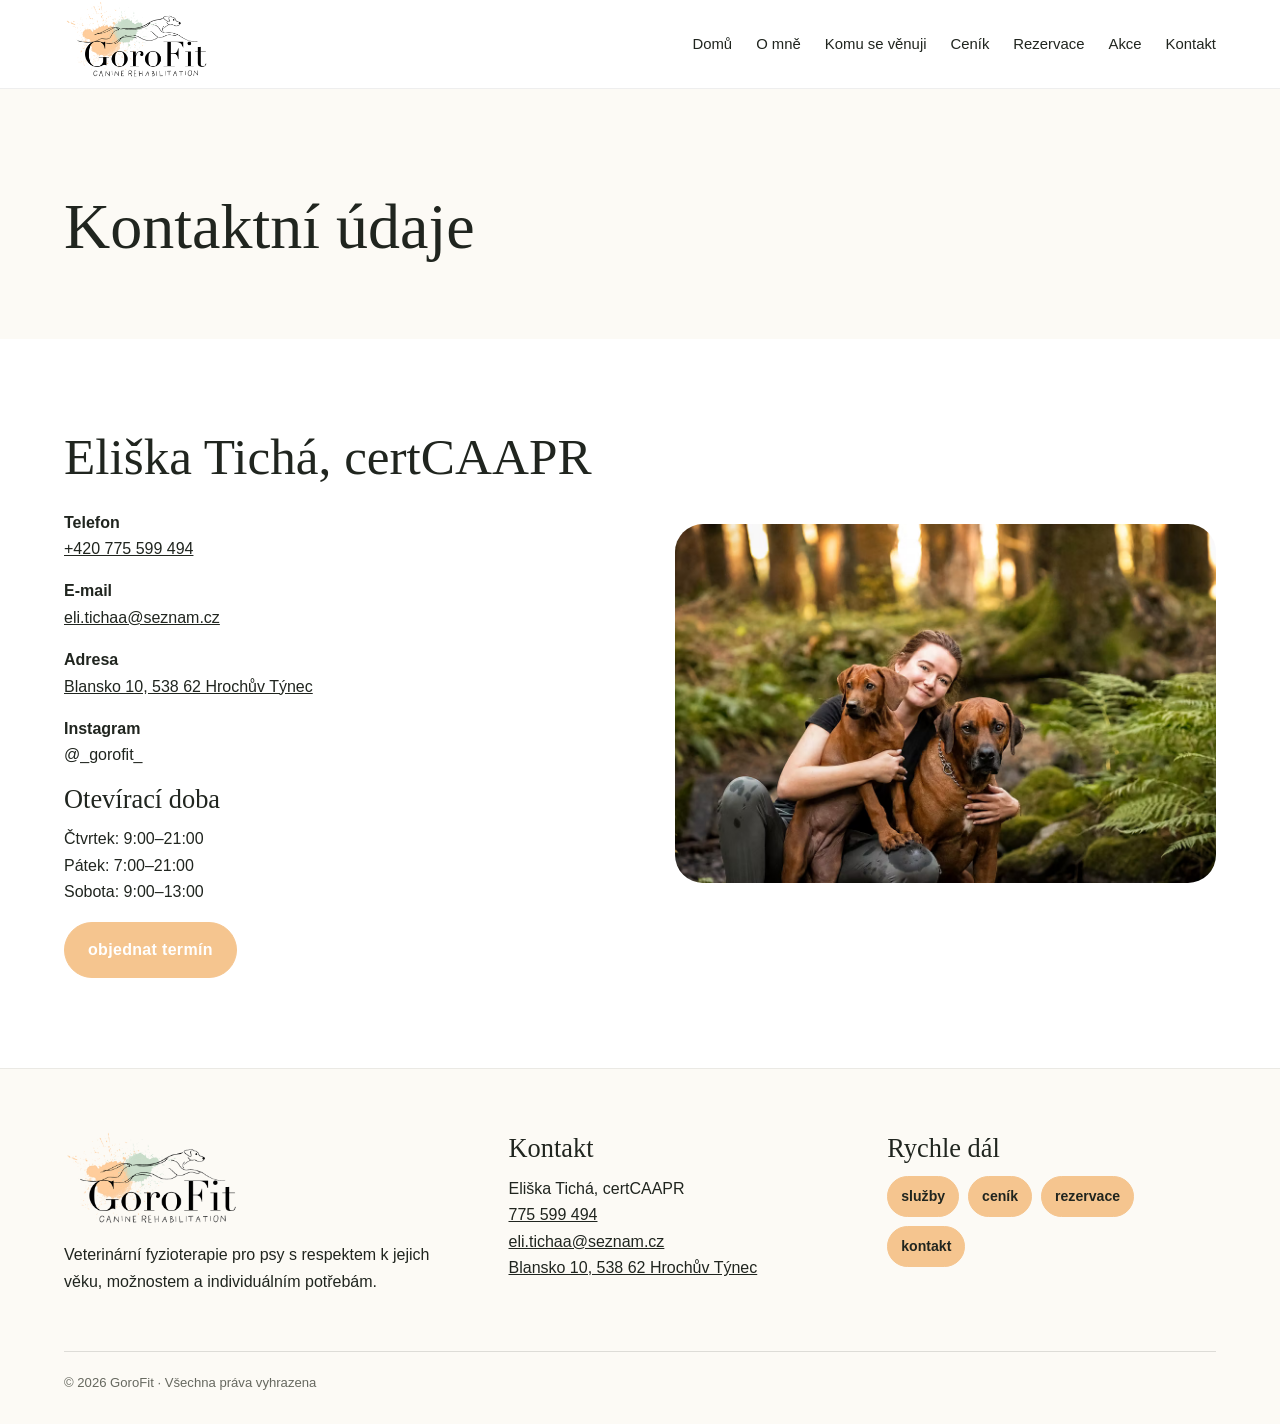
<file: kontakt.html>
<!doctype html><html lang="cs"><head><meta charset="utf-8"><meta name="viewport" content="width=device-width,initial-scale=1"><title>Kontakt | GoroFit</title><meta name="description" content="GoroFit – veterinární fyzioterapie psů"><style>:root{--cream:#FCFAF5;--cream2:#FCFAF5;--sage:#CFE0D2;--sage2:#EAF1EA;--olive:#3F5145;--peach:#F5C58F;--peach2:#F5C58F;--ink:#20251F;--muted:#66685f;--lav:#e8dfe8;--blue:#dce9ec;--white:#fff;--line:#d9d2c6}
*{box-sizing:border-box}html{scroll-behavior:smooth}body{margin:0;color:var(--ink);font-family:Arial,Helvetica,sans-serif;background:#fff;line-height:1.65}h1,h2,h3,.serif{font-family:Georgia,'Times New Roman',serif;font-weight:400;line-height:1.08}h1{font-size:clamp(3.2rem,6vw,6.8rem);margin:.2em 0}h2{font-size:clamp(2.2rem,4vw,4.2rem);margin:0 0 .5em}h3{font-size:1.65rem;margin:.2em 0 .5em}p{margin:.45em 0 1em}a{color:inherit}.wrap{width:min(1180px,90%);margin:auto}.nav{position:sticky;top:0;z-index:50;background:rgba(255,255,255,.94);backdrop-filter:blur(12px);border-bottom:1px solid #eee}.navin{height:88px;display:flex;align-items:center;gap:32px}.logo{width:145px;height:auto;object-fit:contain}.links{margin-left:auto;display:flex;gap:24px;align-items:center}.links a{text-decoration:none;font-size:.93rem}.links a:hover{color:var(--olive)}.hamb{display:none;margin-left:auto;border:0;background:none;font-size:1.8rem}.hero{background:var(--cream);min-height:680px;display:grid;grid-template-columns:1.05fr .95fr;align-items:stretch}.hero-copy{padding:100px max(5vw,40px) 90px max(calc((100vw - 1180px)/2),5vw);display:flex;flex-direction:column;justify-content:center}.hero-copy p{font-size:1.22rem;max-width:700px}.hero-img img{width:100%;height:100%;object-fit:cover}.btn{display:inline-block;width:max-content;text-decoration:none;padding:14px 23px;border-radius:999px;background:var(--peach);color:#fff;font-weight:700;letter-spacing:.02em;border:1px solid var(--peach);transition:.2s}.btn:hover{transform:translateY(-2px);filter:brightness(.96)}.btn.alt{background:transparent;color:var(--ink);border-color:var(--ink)}section{padding:90px 0}.tint{background:var(--sage2)}.cream{background:var(--cream)}.peach{background:#fae5d9}.eyebrow{text-transform:uppercase;letter-spacing:.18em;font-size:.75rem;color:var(--olive);font-weight:700}.cards{display:grid;grid-template-columns:repeat(3,1fr);gap:18px}.card{padding:30px;border-radius:22px;background:#fff;border:1px solid rgba(0,0,0,.06);box-shadow:0 10px 35px rgba(50,50,30,.06)}.card:nth-child(2n){background:var(--cream2)}.card:nth-child(3n){background:var(--lav)}.icon{width:52px;height:52px;border-radius:50%;background:var(--sage2);display:grid;place-items:center;font-size:1.4rem;margin-bottom:18px}.split{display:grid;grid-template-columns:1fr 1fr;gap:70px;align-items:center}.split img,.feature-img{width:100%;border-radius:28px;display:block;max-height:680px;object-fit:cover}.steps{display:grid;grid-template-columns:repeat(3,1fr);gap:30px}.stepnum{font:400 4rem Georgia;color:var(--peach)}.quote{font-family:Georgia,serif;font-size:1.5rem;border-left:4px solid var(--peach);padding-left:24px}.footer{background:var(--cream);color:var(--ink);border-top:1px solid rgba(32,37,31,.08);padding:60px 0 30px}.footgrid{display:grid;grid-template-columns:1.2fr 1fr 1fr;gap:50px}.footer .logo{width:175px;height:auto}.pills{display:flex;flex-wrap:wrap;gap:9px}.pill{border:1px solid var(--peach);background:var(--peach);color:var(--ink);font-weight:700;border-radius:999px;padding:8px 13px;text-decoration:none;font-size:.88rem}.pill:hover{background:var(--sage);border-color:var(--sage)}.copy{border-top:1px solid rgba(32,37,31,.14);margin-top:40px;padding-top:20px;font-size:.82rem;color:var(--muted)}.pagehero{padding:90px 0 65px;background:var(--cream)}.pagehero h1{font-size:clamp(3rem,5vw,5.6rem)}.anchorbar{display:flex;gap:10px;flex-wrap:wrap;margin-top:28px}.anchorbar a{text-decoration:none;border:1px solid var(--olive);border-radius:999px;padding:8px 13px}.service{padding:75px 0;border-bottom:1px solid #eee}.service .split{align-items:start}.checks{padding:0;list-style:none}.checks li{padding:7px 0 7px 28px;position:relative}.checks li:before{content:'✓';position:absolute;left:0;color:var(--olive);font-weight:700}.notice{background:var(--cream);border-radius:18px;padding:20px 24px;margin-top:24px}.pricegrid{display:grid;grid-template-columns:repeat(2,1fr);gap:20px}.price{border:1px solid var(--line);border-radius:20px;padding:26px;background:#fff}.price .amount{font:400 2rem Georgia;color:var(--olive)}table{width:100%;border-collapse:collapse;background:#fff;border-radius:18px;overflow:hidden}th,td{padding:16px;border-bottom:1px solid #eee;text-align:left}th{background:var(--sage2)}.event{display:grid;grid-template-columns:140px 1fr;gap:20px;padding:25px 0;border-bottom:1px solid #ddd}.date{font:400 1.4rem Georgia;color:var(--olive)}.contactgrid{display:grid;grid-template-columns:1fr 1fr;gap:50px}.contactbox{padding:30px;border-radius:22px;background:var(--cream)}form{display:grid;grid-template-columns:1fr 1fr;gap:16px}label{font-size:.88rem;font-weight:700}input,select,textarea{width:100%;padding:13px 14px;border:1px solid #cfc8bb;border-radius:10px;background:#fff;font:inherit;margin-top:6px}textarea{min-height:130px}.full{grid-column:1/-1}.radio{font-weight:400;display:block;margin:7px 0}.radio input{width:auto;margin-right:8px}.formnote{font-style:italic;color:#9b4c3d}.partnergrid{display:grid;grid-template-columns:repeat(3,1fr);gap:18px}.partner{background:var(--cream);border-radius:18px;padding:30px;text-align:center}.cta{text-align:center}.cta p{max-width:700px;margin:0 auto 24px}.btnrow{display:flex;justify-content:center;gap:12px;flex-wrap:wrap}
@media(max-width:850px){.links{display:none}.hamb{display:block}.hero{grid-template-columns:1fr}.hero-copy{padding:70px 6%}.hero-img{height:480px}.cards,.steps,.partnergrid,.pricegrid{grid-template-columns:1fr}.split,.contactgrid{grid-template-columns:1fr;gap:35px}.footgrid{grid-template-columns:1fr}.event{grid-template-columns:1fr}form{grid-template-columns:1fr}.full{grid-column:auto}section{padding:65px 0}}
</style></head><body><header class="nav"><div class="wrap navin"><a href="index.html"><img class="logo" src="gorofit-logo.png" alt="GoroFit"></a><nav class="links"><a href="index.html">Domů</a><a href="o-mne.html">O mně</a><a href="sluzby.html">Komu se věnuji</a><a href="cenik.html">Ceník</a><a href="rezervace.html">Rezervace</a><a href="akce.html">Akce</a><a href="kontakt.html">Kontakt</a></nav><button class="hamb">☰</button></div></header><main><section class="pagehero"><div class="wrap"><h1>Kontaktní údaje</h1></div></section><section><div class="wrap split"><div><h2>Eliška Tichá, certCAAPR</h2><p><strong>Telefon</strong><br><a href="tel:+420775599494">+420 775 599 494</a></p><p><strong>E-mail</strong><br><a href="mailto:eli.tichaa@seznam.cz">eli.tichaa@seznam.cz</a></p><p><strong>Adresa</strong><br><a href="https://www.google.com/maps/search/?api=1&query=Blansko+10%2C+538+62+Hroch%C5%AFv+T%C3%BDnec" target="_blank" rel="noopener">Blansko 10, 538 62 Hrochův Týnec</a></p><p><strong>Instagram</strong><br>@_gorofit_</p><h3>Otevírací doba</h3><p>Čtvrtek: 9:00–21:00<br>Pátek: 7:00–21:00<br>Sobota: 9:00–13:00</p><a class="btn" href="rezervace.html">objednat termín</a></div><img src="kontakt-000.png" alt="Eliška se dvěma ridgebacky"></div></section></main><footer class="footer"><div class="wrap"><div class="footgrid"><div><img class="logo" src="gorofit-logo.png" alt="GoroFit"><p>Veterinární fyzioterapie pro psy s respektem k jejich věku, možnostem a individuálním potřebám.</p></div><div><h3>Kontakt</h3><p>Eliška Tichá, certCAAPR<br><a href="tel:+420775599494">775 599 494</a><br><a href="mailto:eli.tichaa@seznam.cz">eli.tichaa@seznam.cz</a><br><a href="https://www.google.com/maps/search/?api=1&query=Blansko+10%2C+538+62+Hroch%C5%AFv+T%C3%BDnec" target="_blank" rel="noopener">Blansko 10, 538 62 Hrochův Týnec</a></p></div><div><h3>Rychle dál</h3><div class="pills"><a class="pill" href="sluzby.html">služby</a><a class="pill" href="cenik.html">ceník</a><a class="pill" href="rezervace.html">rezervace</a><a class="pill" href="kontakt.html">kontakt</a></div></div></div><div class="copy">© 2026 GoroFit · Všechna práva vyhrazena</div></div></footer><script>document.addEventListener('DOMContentLoaded',()=>{const b=document.querySelector('.hamb'),l=document.querySelector('.links');if(b)b.onclick=()=>{l.style.display=l.style.display==='flex'?'none':'flex';l.style.position='absolute';l.style.top='88px';l.style.left='0';l.style.right='0';l.style.padding='25px 5%';l.style.background='white';l.style.flexDirection='column';l.style.alignItems='flex-start'}})
</script></body></html>
</file>
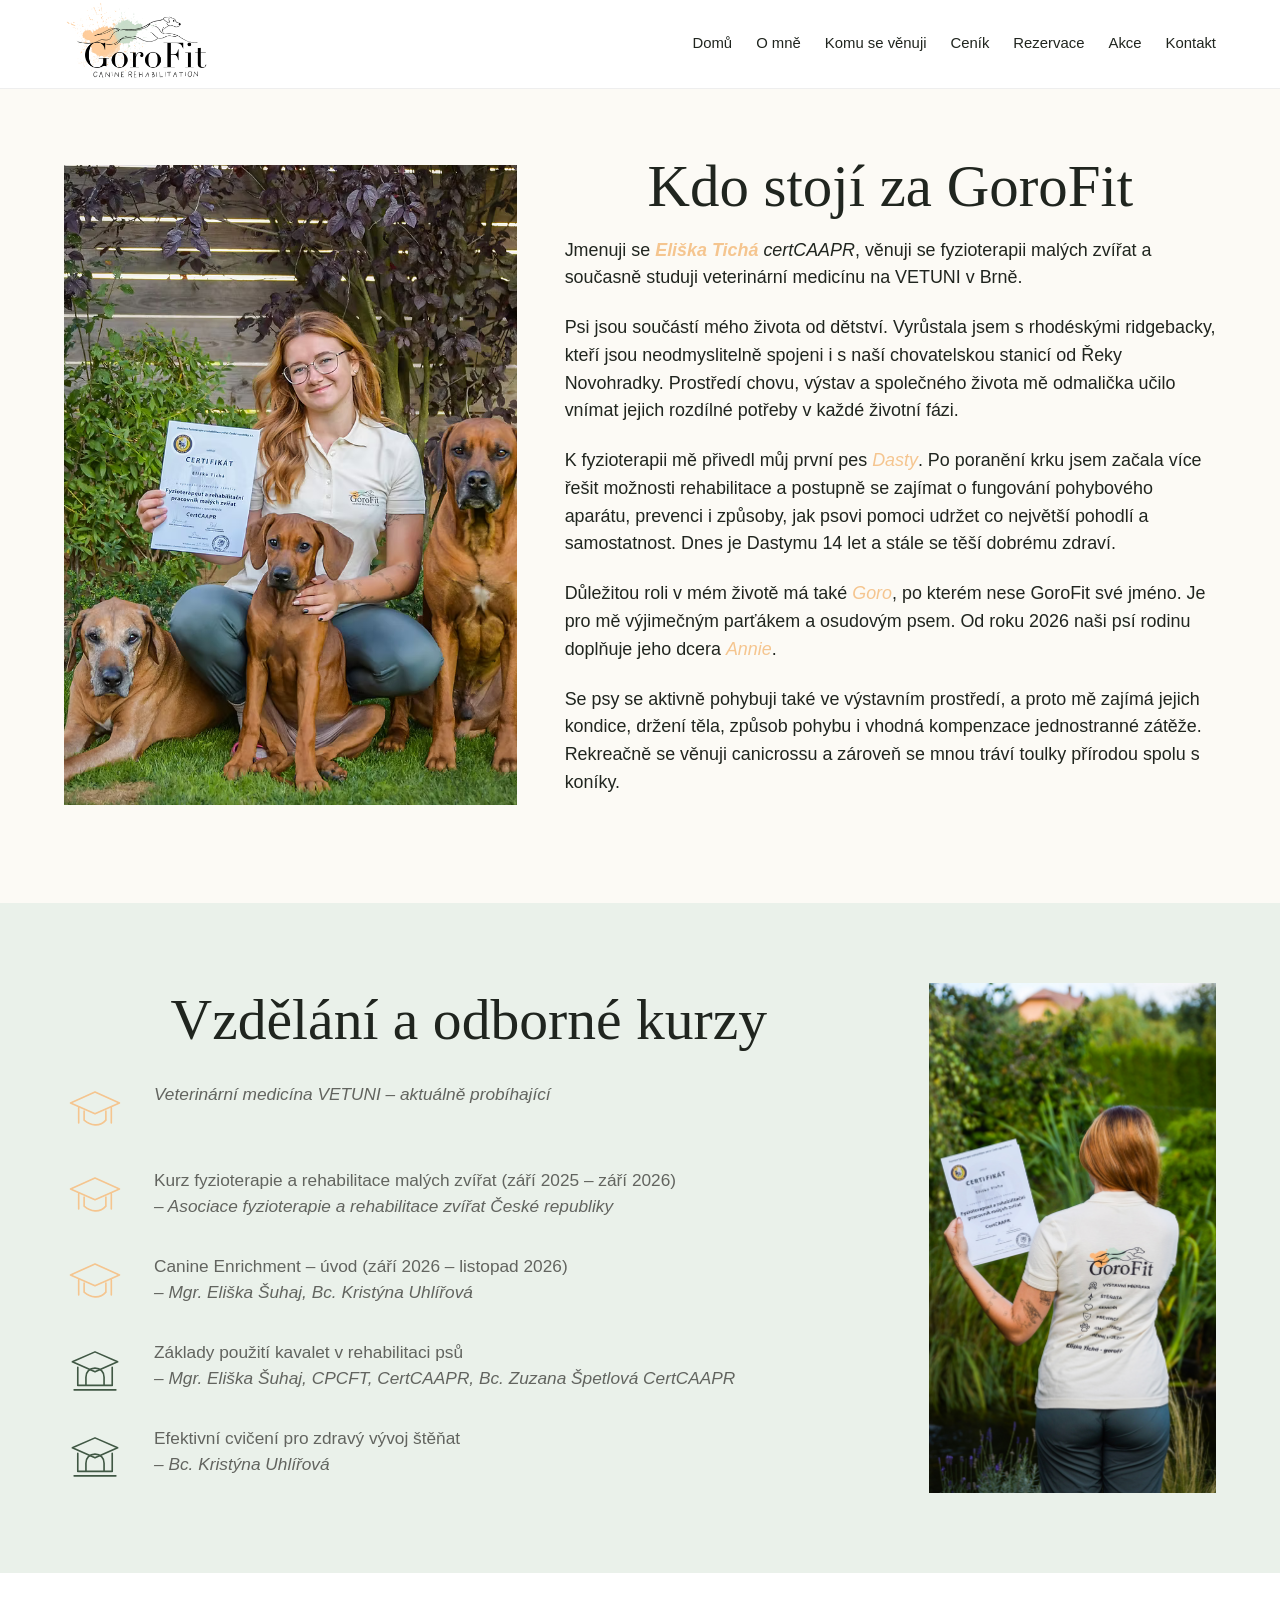
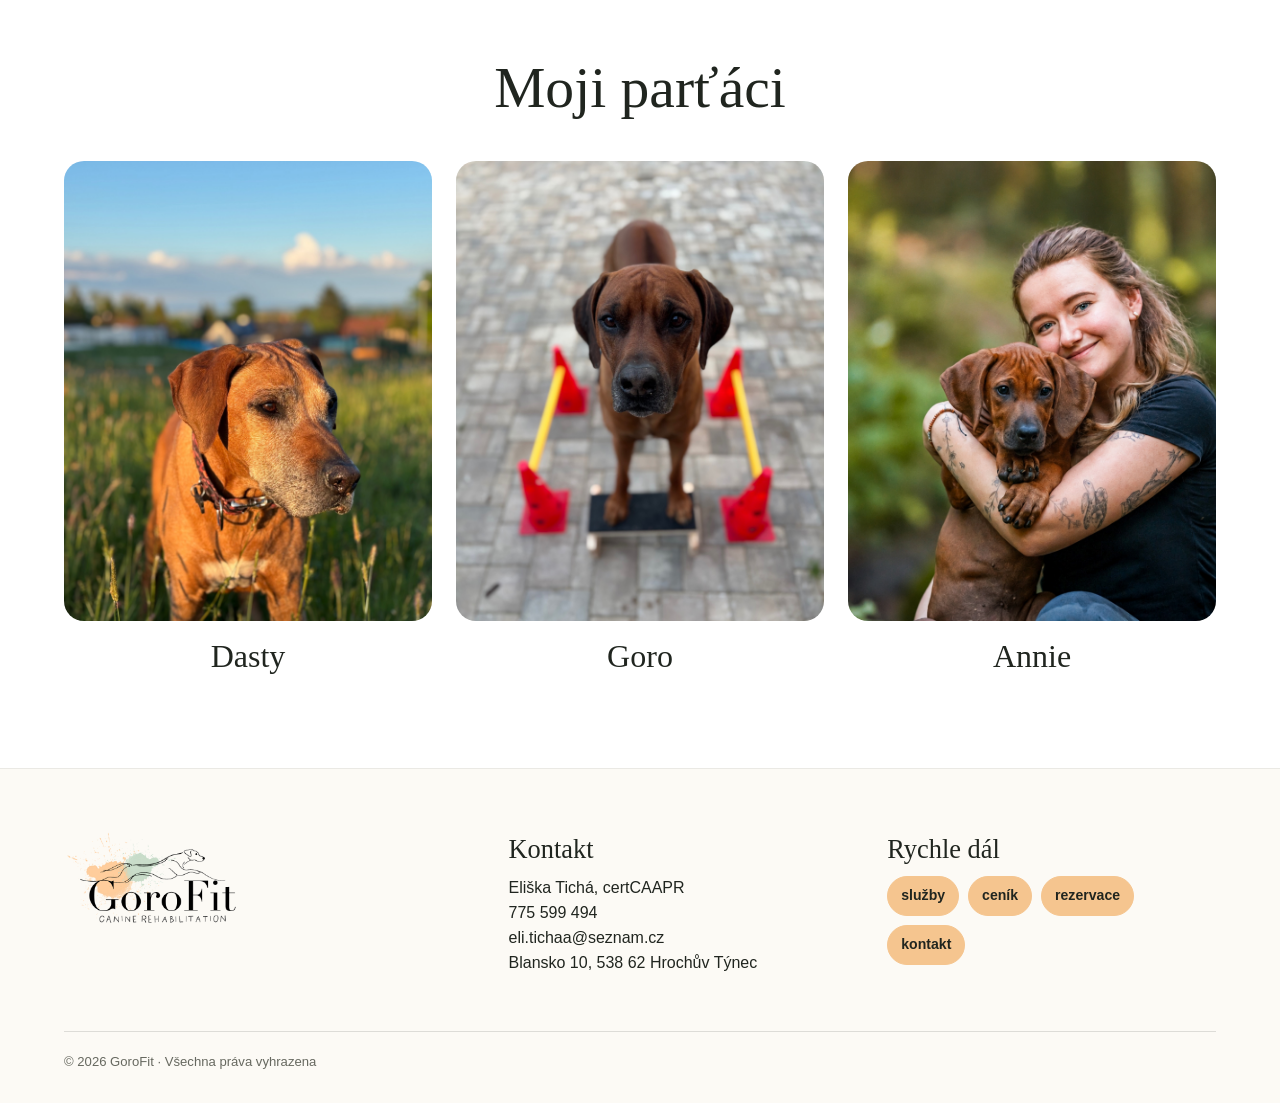
<file: o-mne.html>
<!doctype html><html lang="cs"><head><meta charset="utf-8"><meta name="viewport" content="width=device-width,initial-scale=1"><title>O mně | GoroFit</title><meta name="description" content="GoroFit – veterinární fyzioterapie psů"><style>
:root{--peach:#F5C58F;--sage:#CFE0D2;--sage2:#EAF1EA;--cream:#FCFAF5;--ink:#20251F;--muted:#66685f}
*{box-sizing:border-box}html{scroll-behavior:smooth}body{margin:0;color:var(--ink);font-family:Arial,Helvetica,sans-serif;background:#fff;line-height:1.55}a{color:inherit}.wrap{width:min(1180px,90%);margin:auto}h1,h2,h3{font-family:Georgia,'Times New Roman',serif;font-weight:400;line-height:1.08}.nav{position:sticky;top:0;z-index:50;background:rgba(255,255,255,.94);backdrop-filter:blur(12px);border-bottom:1px solid #eee}.navin{height:88px;display:flex;align-items:center;gap:32px}.logo{width:145px;height:auto;object-fit:contain}.links{margin-left:auto;display:flex;gap:24px;align-items:center}.links a{text-decoration:none;font-size:.93rem}.hamb{display:none;margin-left:auto;border:0;background:none;font-size:1.8rem}
.about-intro{background:var(--cream);padding:76px 0 84px}.about-grid{display:grid;grid-template-columns:.82fr 1.18fr;gap:48px;align-items:start}.about-grid img{width:100%;height:640px;object-fit:cover;object-position:center;border-radius:0}.about-copy h1{font-size:clamp(3rem,4.6vw,5.3rem);text-align:center;margin:-10px 0 18px}.about-copy p{font-size:1.12rem;margin:0 0 22px}.accent{color:var(--peach);font-style:italic}
.education{background:var(--sage2);padding:80px 0}.edu-grid{display:grid;grid-template-columns:1.55fr .55fr;gap:55px;align-items:center}.education h2{font-size:clamp(2.8rem,4.5vw,5rem);text-align:center;margin:0 0 30px}.edu-list{display:grid;gap:24px}.edu-item{display:grid;grid-template-columns:70px 1fr;gap:20px;align-items:start}.edu-icon{width:62px;height:62px;display:grid;place-items:center;color:var(--peach)}.edu-item.dark .edu-icon{color:#405844}.edu-icon svg{width:58px;height:58px;fill:none;stroke:currentColor;stroke-width:1.8;stroke-linecap:round;stroke-linejoin:round}.edu-text{font-size:1.08rem;color:#62645f}.edu-text strong{font-weight:400}.edu-text em{display:block}.edu-photo img{width:100%;height:510px;object-fit:cover;object-position:center;border-radius:0;display:block}
.partners{padding:84px 0 95px;background:#fff}.partners h2{font-size:clamp(2.8rem,4.5vw,5rem);text-align:center;margin:0 0 42px}.partner-grid{display:grid;grid-template-columns:repeat(3,1fr);gap:24px}.partner-card{margin:0;text-align:center}.partner-card img{width:100%;aspect-ratio:4/5;object-fit:cover;border-radius:20px;display:block}.partner-card:nth-child(2) img{object-position:center 38%}.partner-card h3{font-size:2rem;margin:18px 0 0}
.footer{background:var(--cream);color:var(--ink);border-top:1px solid rgba(32,37,31,.08);padding:60px 0 30px}.footgrid{display:grid;grid-template-columns:1.2fr 1fr 1fr;gap:50px}.footer .logo{width:175px}.footer h3{font-size:1.65rem;margin:.2em 0 .5em}.footer p{margin:.45em 0 1em}.pills{display:flex;flex-wrap:wrap;gap:9px}.pill{border:1px solid var(--peach);background:var(--peach);color:var(--ink);font-weight:700;border-radius:999px;padding:8px 13px;text-decoration:none;font-size:.88rem}.pill:hover{background:var(--sage);border-color:var(--sage)}.copy{border-top:1px solid rgba(32,37,31,.14);margin-top:40px;padding-top:20px;font-size:.82rem;color:var(--muted)}
@media(max-width:850px){.links{display:none}.hamb{display:block}.about-grid,.edu-grid,.partner-grid,.footgrid{grid-template-columns:1fr}.about-grid{gap:30px}.about-grid img{height:auto;max-height:620px}.about-copy h1{text-align:left}.education h2{text-align:left}.edu-photo img{height:auto;max-height:620px}.partner-grid{gap:34px}.about-intro,.education,.partners{padding:60px 0}}
</style></head><body>
<header class="nav"><div class="wrap navin"><a href="index.html"><img class="logo" src="gorofit-logo.png" alt="GoroFit"></a><nav class="links"><a href="index.html">Domů</a><a href="o-mne.html">O mně</a><a href="sluzby.html">Komu se věnuji</a><a href="cenik.html">Ceník</a><a href="rezervace.html">Rezervace</a><a href="akce.html">Akce</a><a href="kontakt.html">Kontakt</a></nav><button class="hamb">☰</button></div></header>
<main>
<section class="about-intro"><div class="wrap about-grid"><img src="about-000.png" alt="Eliška Tichá se psy a certifikátem"><div class="about-copy"><h1>Kdo stojí za GoroFit</h1><p>Jmenuji se <strong class="accent">Eliška Tichá</strong> <em>certCAAPR</em>, věnuji se fyzioterapii malých zvířat a současně studuji veterinární medicínu na VETUNI v Brně.</p><p>Psi jsou součástí mého života od dětství. Vyrůstala jsem s rhodéskými ridgebacky, kteří jsou neodmyslitelně spojeni i s naší chovatelskou stanicí od Řeky Novohradky. Prostředí chovu, výstav a společného života mě odmalička učilo vnímat jejich rozdílné potřeby v každé životní fázi.</p><p>K fyzioterapii mě přivedl můj první pes <span class="accent">Dasty</span>. Po poranění krku jsem začala více řešit možnosti rehabilitace a postupně se zajímat o fungování pohybového aparátu, prevenci i způsoby, jak psovi pomoci udržet co největší pohodlí a samostatnost. Dnes je Dastymu 14 let a stále se těší dobrému zdraví.</p><p>Důležitou roli v mém životě má také <span class="accent">Goro</span>, po kterém nese GoroFit své jméno. Je pro mě výjimečným parťákem a osudovým psem. Od roku 2026 naši psí rodinu doplňuje jeho dcera <span class="accent">Annie</span>.</p><p>Se psy se aktivně pohybuji také ve výstavním prostředí, a proto mě zajímá jejich kondice, držení těla, způsob pohybu i vhodná kompenzace jednostranné zátěže. Rekreačně se věnuji canicrossu a zároveň se mnou tráví toulky přírodou spolu s koníky.</p></div></div></section>
<section class="education"><div class="wrap edu-grid"><div><h2>Vzdělání a odborné kurzy</h2><div class="edu-list">
<div class="edu-item"><div class="edu-icon"><svg viewBox="0 0 64 64"><path d="M5 22 32 10l27 12-27 12L5 22Z"/><path d="M14 27v17m36-17v17M20 31v10c7 6 17 8 24 0V31"/></svg></div><div class="edu-text"><strong><em>Veterinární medicína VETUNI – aktuálně probíhající</em></strong></div></div>
<div class="edu-item"><div class="edu-icon"><svg viewBox="0 0 64 64"><path d="M5 22 32 10l27 12-27 12L5 22Z"/><path d="M14 27v17m36-17v17M20 31v10c7 6 17 8 24 0V31"/></svg></div><div class="edu-text">Kurz fyzioterapie a rehabilitace malých zvířat (září 2025 – září 2026)<em>– Asociace fyzioterapie a rehabilitace zvířat České republiky</em></div></div>
<div class="edu-item"><div class="edu-icon"><svg viewBox="0 0 64 64"><path d="M5 22 32 10l27 12-27 12L5 22Z"/><path d="M14 27v17m36-17v17M20 31v10c7 6 17 8 24 0V31"/></svg></div><div class="edu-text">Canine Enrichment – úvod (září 2026 – listopad 2026)<em>– Mgr. Eliška Šuhaj, Bc. Kristýna Uhlířová</em></div></div>
<div class="edu-item dark"><div class="edu-icon"><svg viewBox="0 0 64 64"><path d="M7 23 32 12l25 11-25 11L7 23Z"/><path d="M13 29v20h38V29M22 49v-9c0-6 4-10 10-10s10 4 10 10v9M9 54h46"/></svg></div><div class="edu-text">Základy použití kavalet v rehabilitaci psů<em>– Mgr. Eliška Šuhaj, CPCFT, CertCAAPR, Bc. Zuzana Špetlová CertCAAPR</em></div></div>
<div class="edu-item dark"><div class="edu-icon"><svg viewBox="0 0 64 64"><path d="M7 23 32 12l25 11-25 11L7 23Z"/><path d="M13 29v20h38V29M22 49v-9c0-6 4-10 10-10s10 4 10 10v9M9 54h46"/></svg></div><div class="edu-text">Efektivní cvičení pro zdravý vývoj štěňat<em>– Bc. Kristýna Uhlířová</em></div></div>
</div></div><div class="edu-photo"><img src="about-fyzio.jpg" alt="Eliška Tichá s certifikátem GoroFit"></div></div></section>
<section class="partners"><div class="wrap"><h2>Moji parťáci</h2><div class="partner-grid"><figure class="partner-card"><img src="dasty.jpg" alt="Dasty"><h3>Dasty</h3></figure><figure class="partner-card"><img src="goro.jpg" alt="Goro"><h3>Goro</h3></figure><figure class="partner-card"><img src="annie.jpg" alt="Annie"><h3>Annie</h3></figure></div></div></section>
</main>
<footer class="footer"><div class="wrap"><div class="footgrid"><div><img class="logo" src="gorofit-logo.png" alt="GoroFit"></div><div><h3>Kontakt</h3><p>Eliška Tichá, certCAAPR<br>775 599 494<br>eli.tichaa@seznam.cz<br>Blansko 10, 538 62 Hrochův Týnec</p></div><div><h3>Rychle dál</h3><div class="pills"><a class="pill" href="sluzby.html">služby</a><a class="pill" href="cenik.html">ceník</a><a class="pill" href="rezervace.html">rezervace</a><a class="pill" href="kontakt.html">kontakt</a></div></div></div><div class="copy">© 2026 GoroFit · Všechna práva vyhrazena</div></div></footer>
<script>document.addEventListener('DOMContentLoaded',()=>{const b=document.querySelector('.hamb'),l=document.querySelector('.links');if(b)b.onclick=()=>{l.style.display=l.style.display==='flex'?'none':'flex';l.style.position='absolute';l.style.top='88px';l.style.left='0';l.style.right='0';l.style.padding='25px 5%';l.style.background='white';l.style.flexDirection='column';l.style.alignItems='flex-start'}})</script></body></html>
</file>
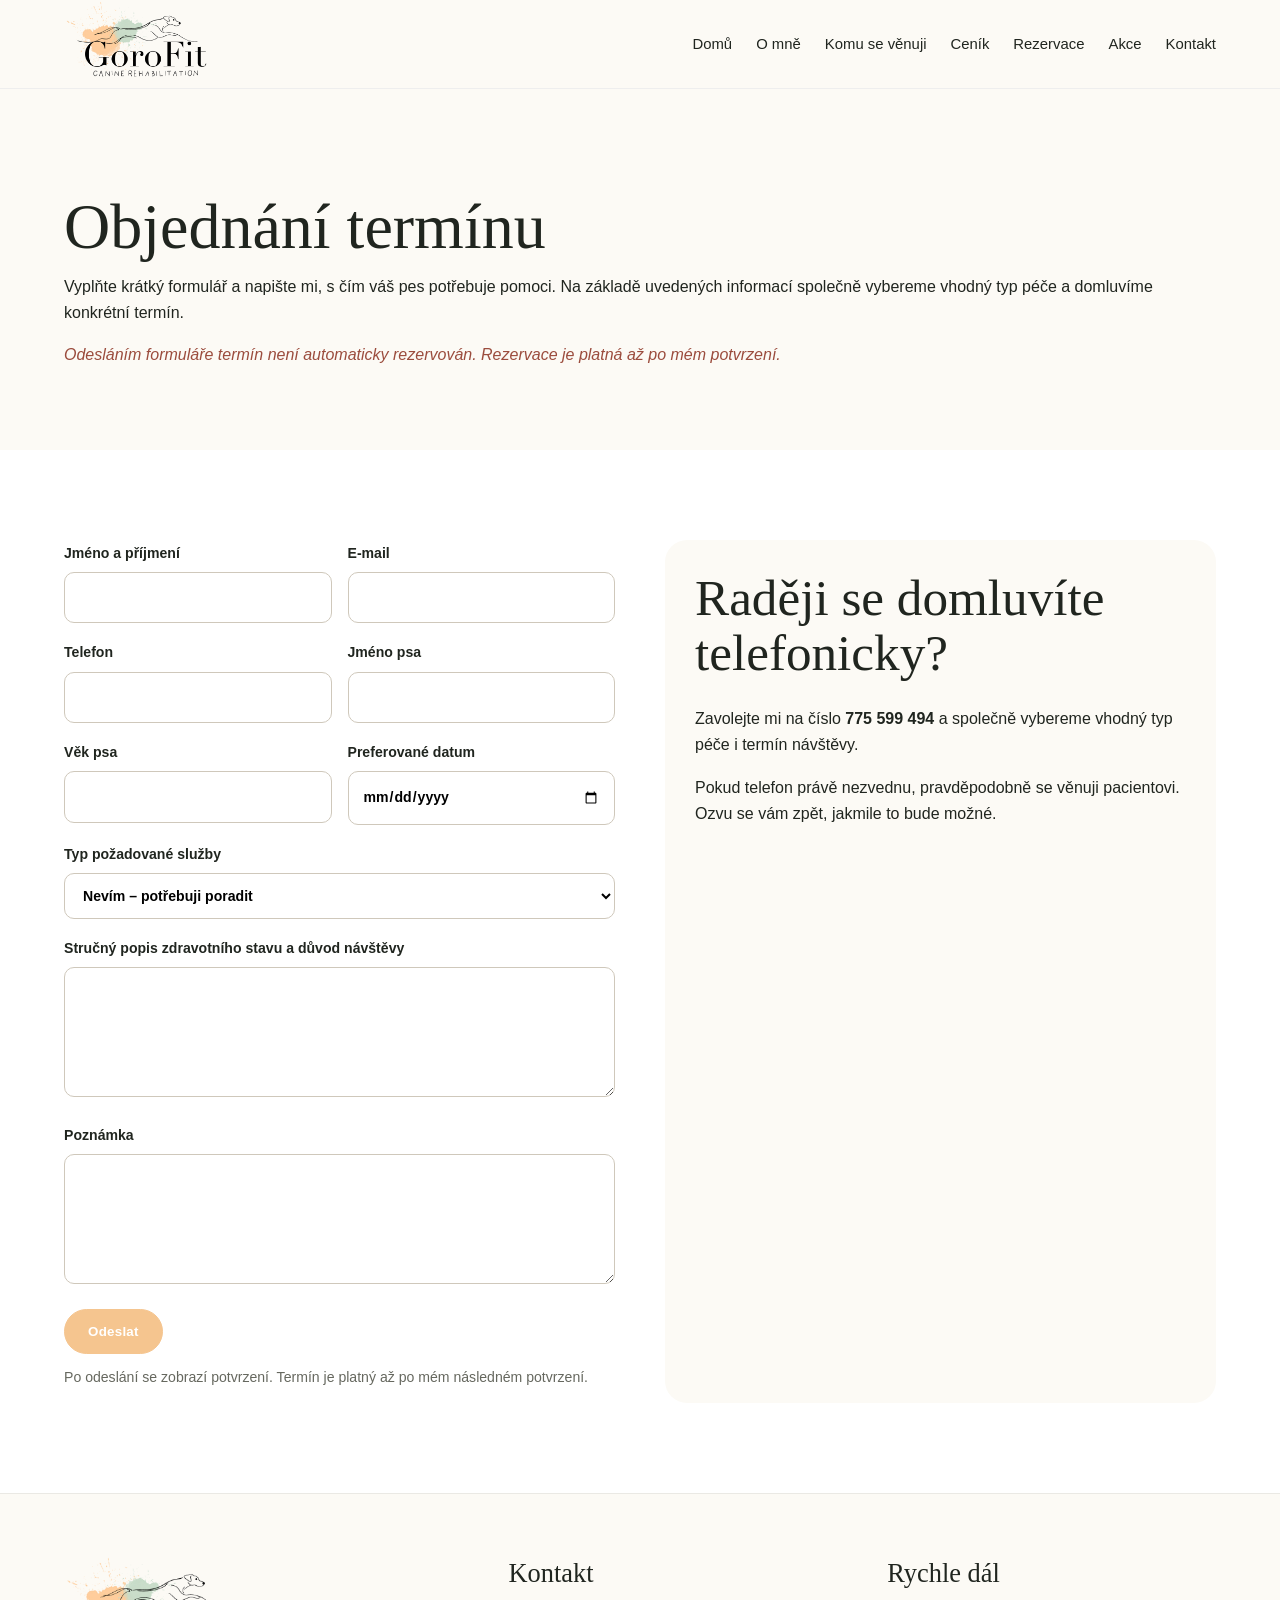
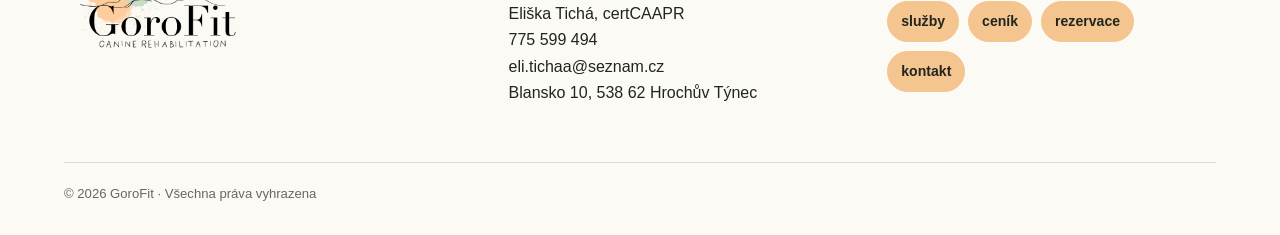
<file: rezervace.html>
<!doctype html><html lang="cs"><head><meta charset="utf-8"><meta name="viewport" content="width=device-width,initial-scale=1"><title>Rezervace | GoroFit</title><meta name="description" content="GoroFit – veterinární fyzioterapie psů"><style>:root{--cream:#FCFAF5;--cream2:#FCFAF5;--sage:#CFE0D2;--sage2:#EAF1EA;--olive:#3F5145;--peach:#F5C58F;--peach2:#F5C58F;--ink:#20251F;--muted:#66685f;--lav:#e8dfe8;--blue:#dce9ec;--white:#fff;--line:#d9d2c6}
*{box-sizing:border-box}html{scroll-behavior:smooth}body{margin:0;color:var(--ink);font-family:Arial,Helvetica,sans-serif;background:#fff;line-height:1.65}h1,h2,h3,.serif{font-family:Georgia,'Times New Roman',serif;font-weight:400;line-height:1.08}h1{font-size:clamp(3.2rem,6vw,6.8rem);margin:.2em 0}h2{font-size:clamp(2.2rem,4vw,4.2rem);margin:0 0 .5em}h3{font-size:1.65rem;margin:.2em 0 .5em}p{margin:.45em 0 1em}a{color:inherit}.wrap{width:min(1180px,90%);margin:auto}.nav{position:sticky;top:0;z-index:50;background:rgba(255,255,255,.94);backdrop-filter:blur(12px);border-bottom:1px solid #eee}.navin{height:88px;display:flex;align-items:center;gap:32px}.logo{width:145px;height:auto;object-fit:contain}.links{margin-left:auto;display:flex;gap:24px;align-items:center}.links a{text-decoration:none;font-size:.93rem}.links a:hover{color:var(--olive)}.hamb{display:none;margin-left:auto;border:0;background:none;font-size:1.8rem}.hero{background:var(--cream);min-height:680px;display:grid;grid-template-columns:1.05fr .95fr;align-items:stretch}.hero-copy{padding:100px max(5vw,40px) 90px max(calc((100vw - 1180px)/2),5vw);display:flex;flex-direction:column;justify-content:center}.hero-copy p{font-size:1.22rem;max-width:700px}.hero-img img{width:100%;height:100%;object-fit:cover}.btn{display:inline-block;width:max-content;text-decoration:none;padding:14px 23px;border-radius:999px;background:var(--peach);color:#fff;font-weight:700;letter-spacing:.02em;border:1px solid var(--peach);transition:.2s}.btn:hover{transform:translateY(-2px);filter:brightness(.96)}.btn.alt{background:transparent;color:var(--ink);border-color:var(--ink)}section{padding:90px 0}.tint{background:var(--sage2)}.cream{background:var(--cream)}.peach{background:#fae5d9}.eyebrow{text-transform:uppercase;letter-spacing:.18em;font-size:.75rem;color:var(--olive);font-weight:700}.cards{display:grid;grid-template-columns:repeat(3,1fr);gap:18px}.card{padding:30px;border-radius:22px;background:#fff;border:1px solid rgba(0,0,0,.06);box-shadow:0 10px 35px rgba(50,50,30,.06)}.card:nth-child(2n){background:var(--cream2)}.card:nth-child(3n){background:var(--lav)}.icon{width:52px;height:52px;border-radius:50%;background:var(--sage2);display:grid;place-items:center;font-size:1.4rem;margin-bottom:18px}.split{display:grid;grid-template-columns:1fr 1fr;gap:70px;align-items:center}.split img,.feature-img{width:100%;border-radius:28px;display:block;max-height:680px;object-fit:cover}.steps{display:grid;grid-template-columns:repeat(3,1fr);gap:30px}.stepnum{font:400 4rem Georgia;color:var(--peach)}.quote{font-family:Georgia,serif;font-size:1.5rem;border-left:4px solid var(--peach);padding-left:24px}.footer{background:#30372d;color:#f5f0e7;padding:60px 0 30px}.footgrid{display:grid;grid-template-columns:1.2fr 1fr 1fr;gap:50px}.footer .logo{filter:none;width:175px;height:auto}.pills{display:flex;flex-wrap:wrap;gap:9px}.pill{border:1px solid #87927d;border-radius:999px;padding:8px 13px;text-decoration:none;font-size:.88rem}.copy{border-top:1px solid #56604f;margin-top:40px;padding-top:20px;font-size:.82rem;color:#c9cdbf}.pagehero{padding:90px 0 65px;background:var(--cream)}.pagehero h1{font-size:clamp(3rem,5vw,5.6rem)}.anchorbar{display:flex;gap:10px;flex-wrap:wrap;margin-top:28px}.anchorbar a{text-decoration:none;border:1px solid var(--olive);border-radius:999px;padding:8px 13px}.service{padding:75px 0;border-bottom:1px solid #eee}.service .split{align-items:start}.checks{padding:0;list-style:none}.checks li{padding:7px 0 7px 28px;position:relative}.checks li:before{content:'✓';position:absolute;left:0;color:var(--olive);font-weight:700}.notice{background:var(--cream);border-radius:18px;padding:20px 24px;margin-top:24px}.pricegrid{display:grid;grid-template-columns:repeat(2,1fr);gap:20px}.price{border:1px solid var(--line);border-radius:20px;padding:26px;background:#fff}.price .amount{font:400 2rem Georgia;color:var(--olive)}table{width:100%;border-collapse:collapse;background:#fff;border-radius:18px;overflow:hidden}th,td{padding:16px;border-bottom:1px solid #eee;text-align:left}th{background:var(--sage2)}.event{display:grid;grid-template-columns:140px 1fr;gap:20px;padding:25px 0;border-bottom:1px solid #ddd}.date{font:400 1.4rem Georgia;color:var(--olive)}.contactgrid{display:grid;grid-template-columns:1fr 1fr;gap:50px}.contactbox{padding:30px;border-radius:22px;background:var(--cream)}form{display:grid;grid-template-columns:1fr 1fr;gap:16px}label{font-size:.88rem;font-weight:700}input,select,textarea{width:100%;padding:13px 14px;border:1px solid #cfc8bb;border-radius:10px;background:#fff;font:inherit;margin-top:6px}textarea{min-height:130px}.full{grid-column:1/-1}.radio{font-weight:400;display:block;margin:7px 0}.radio input{width:auto;margin-right:8px}.formnote{font-style:italic;color:#9b4c3d}.partnergrid{display:grid;grid-template-columns:repeat(3,1fr);gap:18px}.partner{background:var(--cream);border-radius:18px;padding:30px;text-align:center}.cta{text-align:center}.cta p{max-width:700px;margin:0 auto 24px}.btnrow{display:flex;justify-content:center;gap:12px;flex-wrap:wrap}
@media(max-width:850px){.links{display:none}.hamb{display:block}.hero{grid-template-columns:1fr}.hero-copy{padding:70px 6%}.hero-img{height:480px}.cards,.steps,.partnergrid,.pricegrid{grid-template-columns:1fr}.split,.contactgrid{grid-template-columns:1fr;gap:35px}.footgrid{grid-template-columns:1fr}.event{grid-template-columns:1fr}form{grid-template-columns:1fr}.full{grid-column:auto}section{padding:65px 0}}

.footer{background:var(--cream)!important;color:var(--ink)!important;border-top:1px solid rgba(32,37,31,.08)!important;padding:60px 0 30px!important}.footgrid{display:grid;grid-template-columns:1.2fr 1fr 1fr;gap:50px}.footer .logo{width:175px;height:auto;filter:none!important}.footer h3{font-size:1.65rem;margin:.2em 0 .5em}.footer p{margin:.45em 0 1em}.pills{display:flex;flex-wrap:wrap;gap:9px}.pill{border:1px solid var(--peach)!important;background:var(--peach)!important;color:var(--ink)!important;font-weight:700;border-radius:999px;padding:8px 13px;text-decoration:none;font-size:.88rem}.pill:hover{background:var(--sage)!important;border-color:var(--sage)!important}.copy{border-top:1px solid rgba(32,37,31,.14)!important;margin-top:40px;padding-top:20px;font-size:.82rem;color:var(--muted)!important}
.nav{background:rgba(252,250,245,.96)!important}
</style></head><body><header class="nav"><div class="wrap navin"><a href="index.html"><img class="logo" src="gorofit-logo.png" alt="GoroFit"></a><nav class="links"><a href="index.html">Domů</a><a href="o-mne.html">O mně</a><a href="sluzby.html">Komu se věnuji</a><a href="cenik.html">Ceník</a><a href="rezervace.html">Rezervace</a><a href="akce.html">Akce</a><a href="kontakt.html">Kontakt</a></nav><button class="hamb">☰</button></div></header><main><section class="pagehero"><div class="wrap"><h1>Objednání termínu</h1><p>Vyplňte krátký formulář a napište mi, s čím váš pes potřebuje pomoci. Na základě uvedených informací společně vybereme vhodný typ péče a domluvíme konkrétní termín.</p><p class="formnote">Odesláním formuláře termín není automaticky rezervován. Rezervace je platná až po mém potvrzení.</p></div></section><section><div class="wrap contactgrid"><form action="https://formspree.io/f/mvkgjygl" method="POST"><div><label>Jméno a příjmení<input name="Jméno a příjmení" autocomplete="name" required></label></div><div><label>E-mail<input type="email" name="E-mail" autocomplete="email" required></label></div><div><label>Telefon<input type="tel" name="Telefon" autocomplete="tel" required></label></div><div><label>Jméno psa<input name="Jméno psa" required></label></div><div><label>Věk psa<input name="Věk psa"></label></div><div><label>Preferované datum<input type="date" name="Preferované datum"></label></div><div class="full"><label>Typ požadované služby<select name="Typ požadované služby" required><option>Nevím – potřebuji poradit</option><option>Vstupní vyšetření</option><option>Komplexní terapie</option><option>Zkrácená terapie</option><option>Individuální výstavní příprava</option><option>Kontrolní výstavní lekce</option><option>Štěněcí lekce</option></select></label></div><div class="full"><label>Stručný popis zdravotního stavu a důvod návštěvy<textarea name="Zdravotní stav a důvod návštěvy" required></textarea></label></div><div class="full"><label>Poznámka<textarea name="Poznámka"></textarea></label></div><input type="hidden" name="_subject" value="Nová žádost o termín – GoroFit"><div class="full"><button class="btn" type="submit">Odeslat</button><p style="font-size:.88rem;color:var(--muted);margin-top:12px">Po odeslání se zobrazí potvrzení. Termín je platný až po mém následném potvrzení.</p></div></form><aside class="contactbox"><h2>Raději se domluvíte telefonicky?</h2><p>Zavolejte mi na číslo <strong>775 599 494</strong> a společně vybereme vhodný typ péče i termín návštěvy.</p><p>Pokud telefon právě nezvednu, pravděpodobně se věnuji pacientovi. Ozvu se vám zpět, jakmile to bude možné.</p></aside></div></section></main><footer class="footer"><div class="wrap"><div class="footgrid"><div><img class="logo" src="gorofit-logo.png" alt="GoroFit"></div><div><h3>Kontakt</h3><p>Eliška Tichá, certCAAPR<br>775 599 494<br>eli.tichaa@seznam.cz<br>Blansko 10, 538 62 Hrochův Týnec</p></div><div><h3>Rychle dál</h3><div class="pills"><a class="pill" href="sluzby.html">služby</a><a class="pill" href="cenik.html">ceník</a><a class="pill" href="rezervace.html">rezervace</a><a class="pill" href="kontakt.html">kontakt</a></div></div></div><div class="copy">© 2026 GoroFit · Všechna práva vyhrazena</div></div></footer><script>document.addEventListener('DOMContentLoaded',()=>{const b=document.querySelector('.hamb'),l=document.querySelector('.links');if(b)b.onclick=()=>{l.style.display=l.style.display==='flex'?'none':'flex';l.style.position='absolute';l.style.top='88px';l.style.left='0';l.style.right='0';l.style.padding='25px 5%';l.style.background='white';l.style.flexDirection='column';l.style.alignItems='flex-start'}})
</script></body></html>
</file>
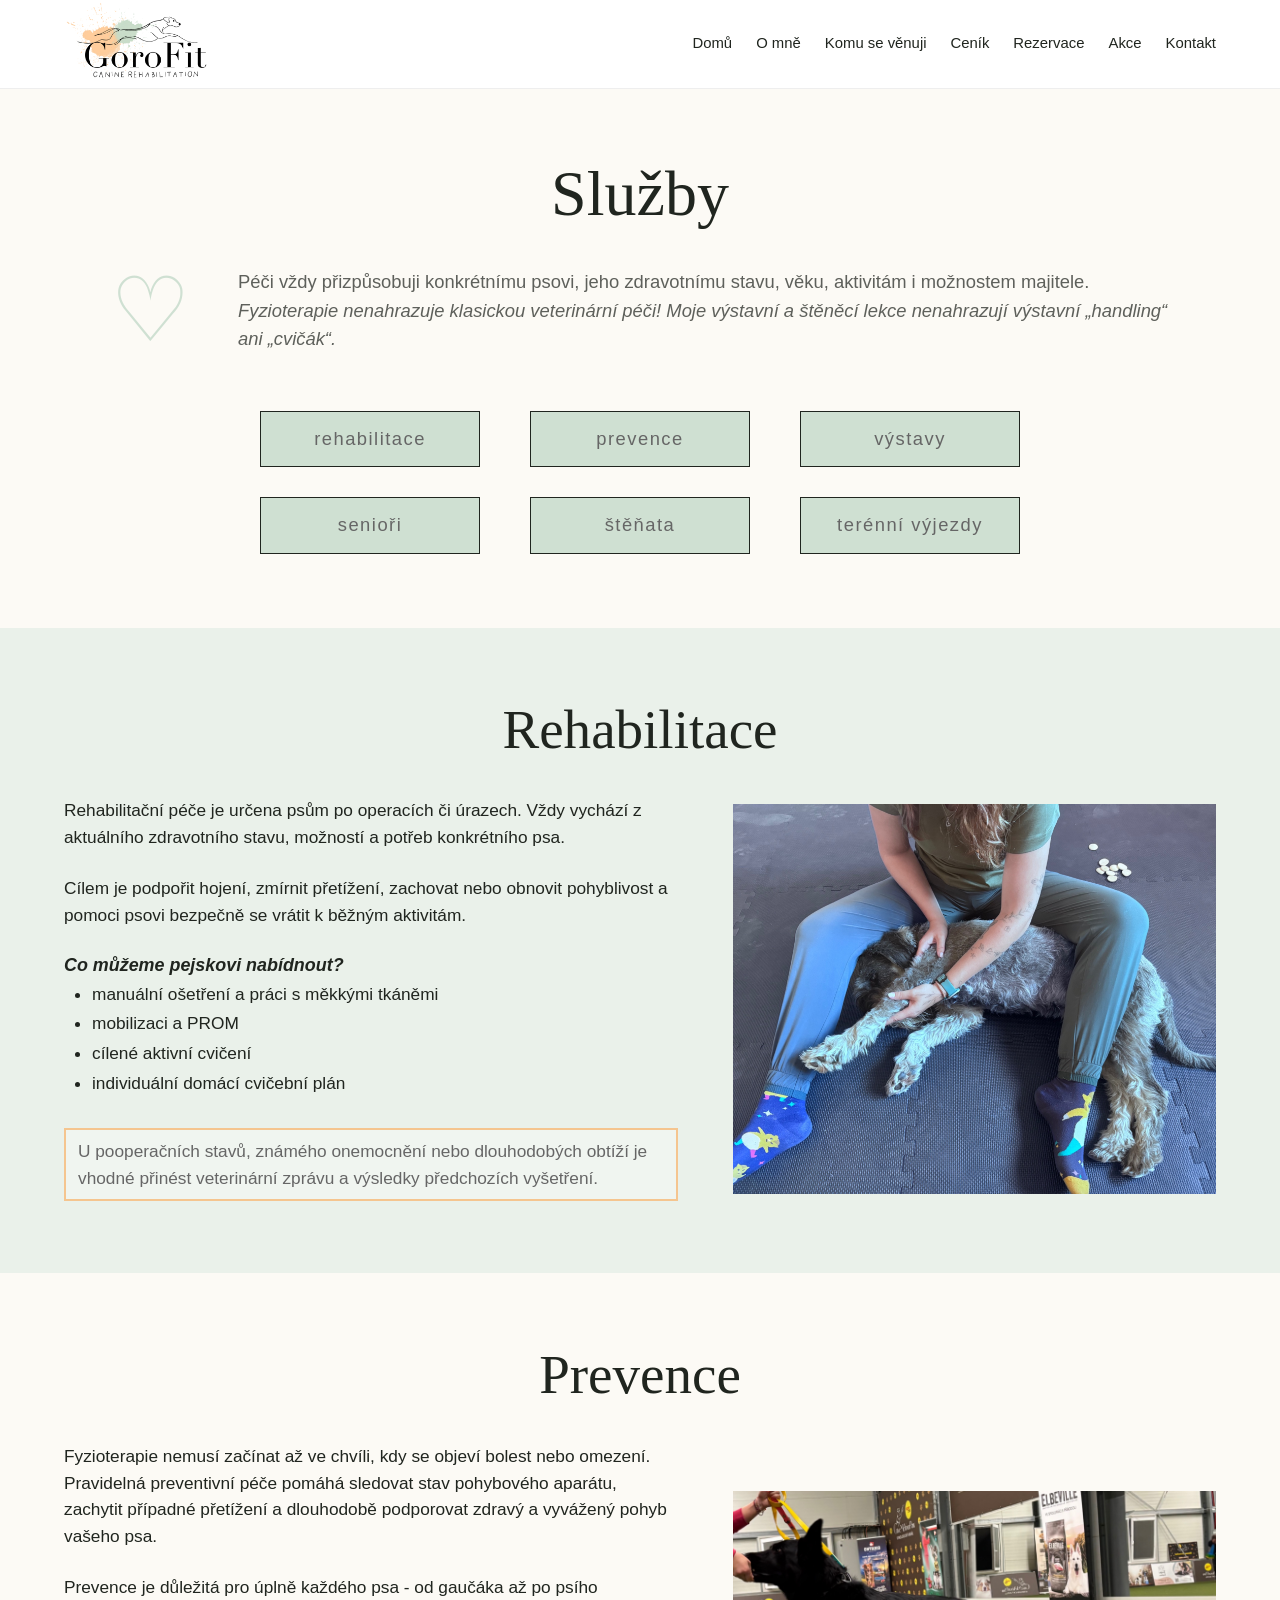
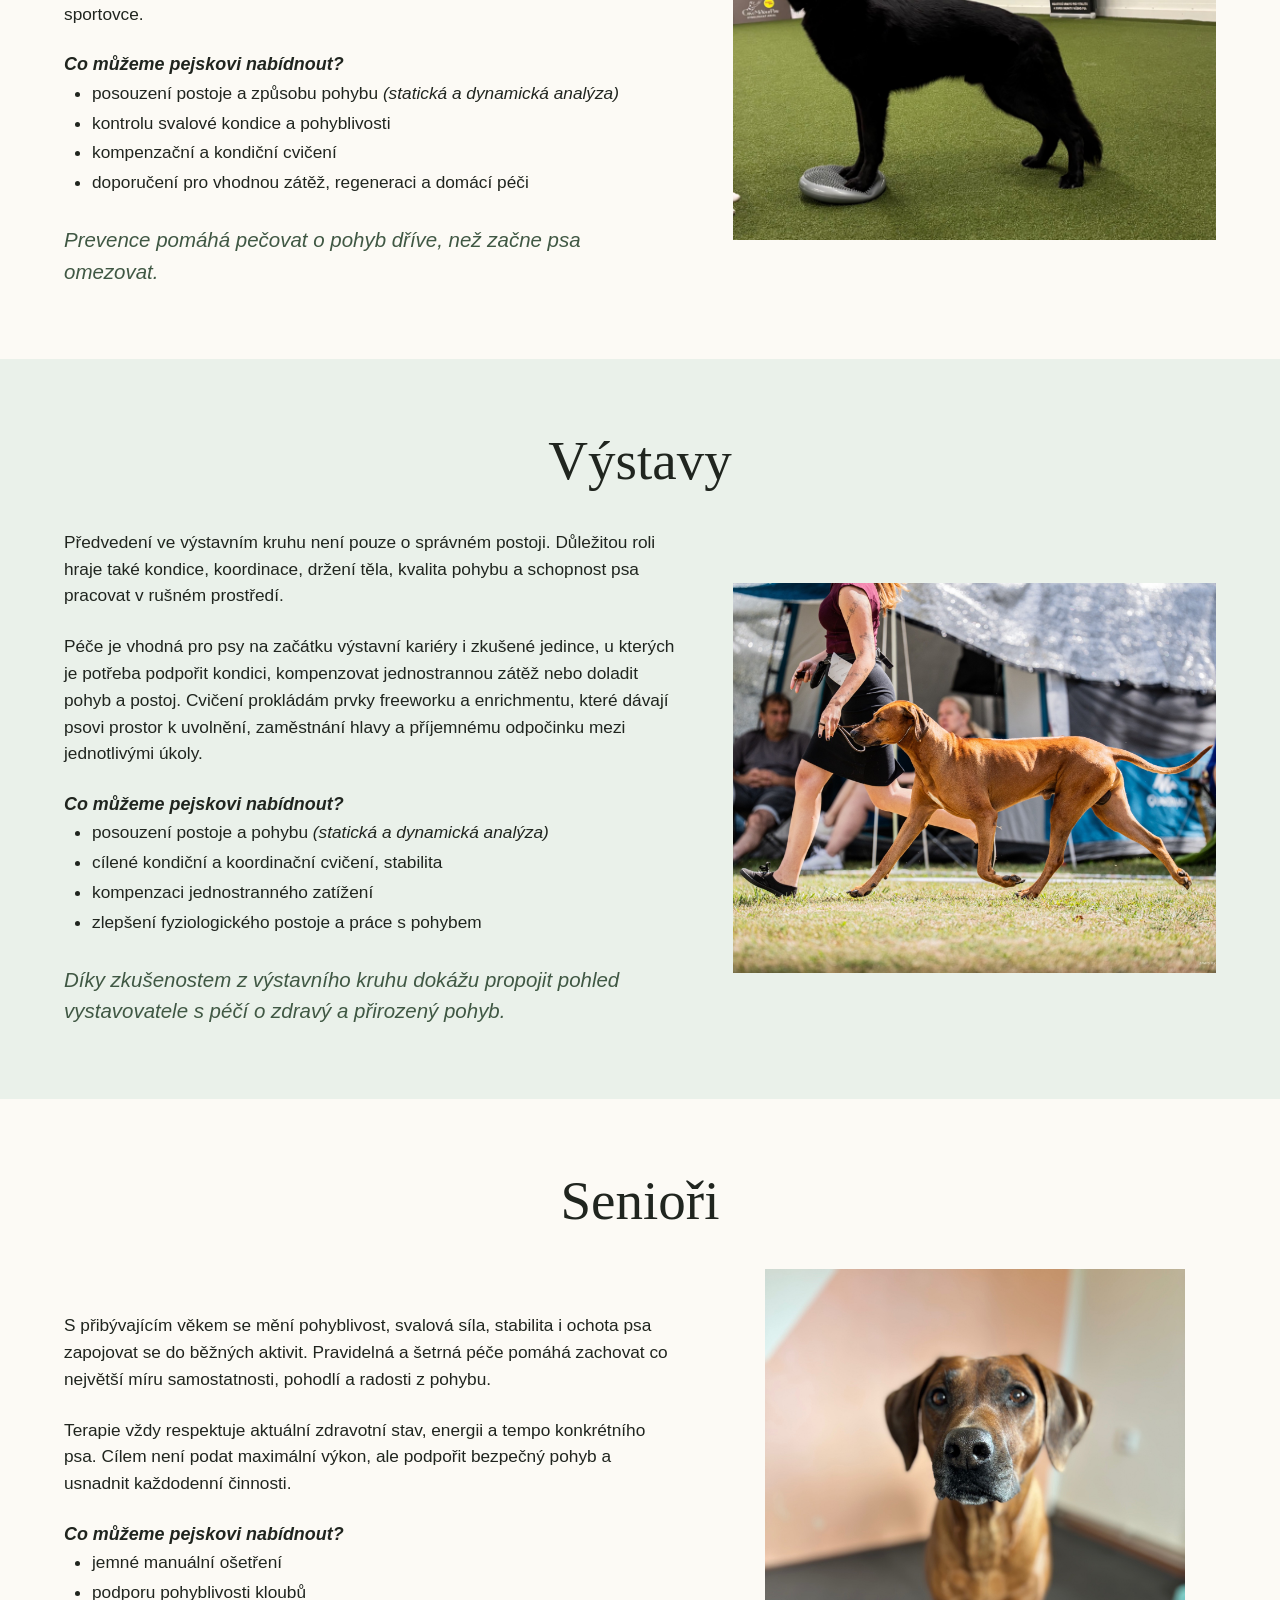
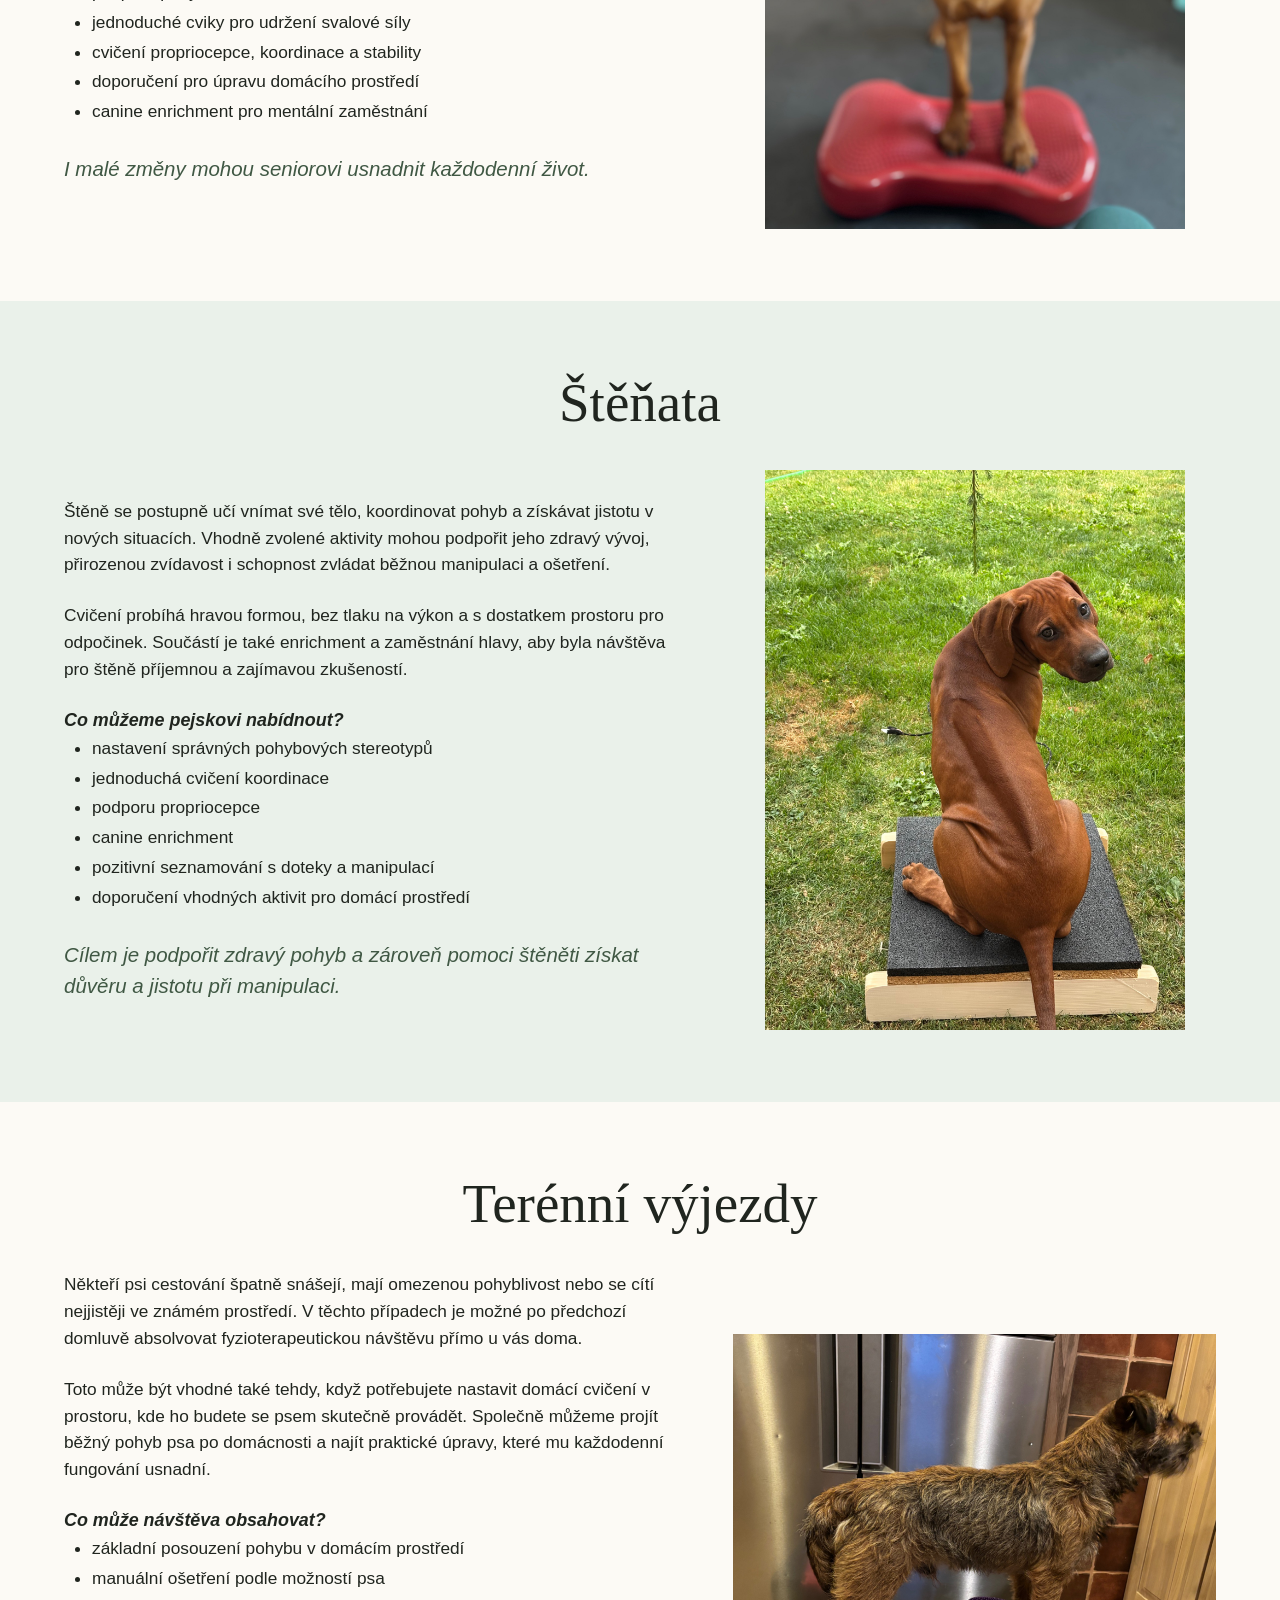
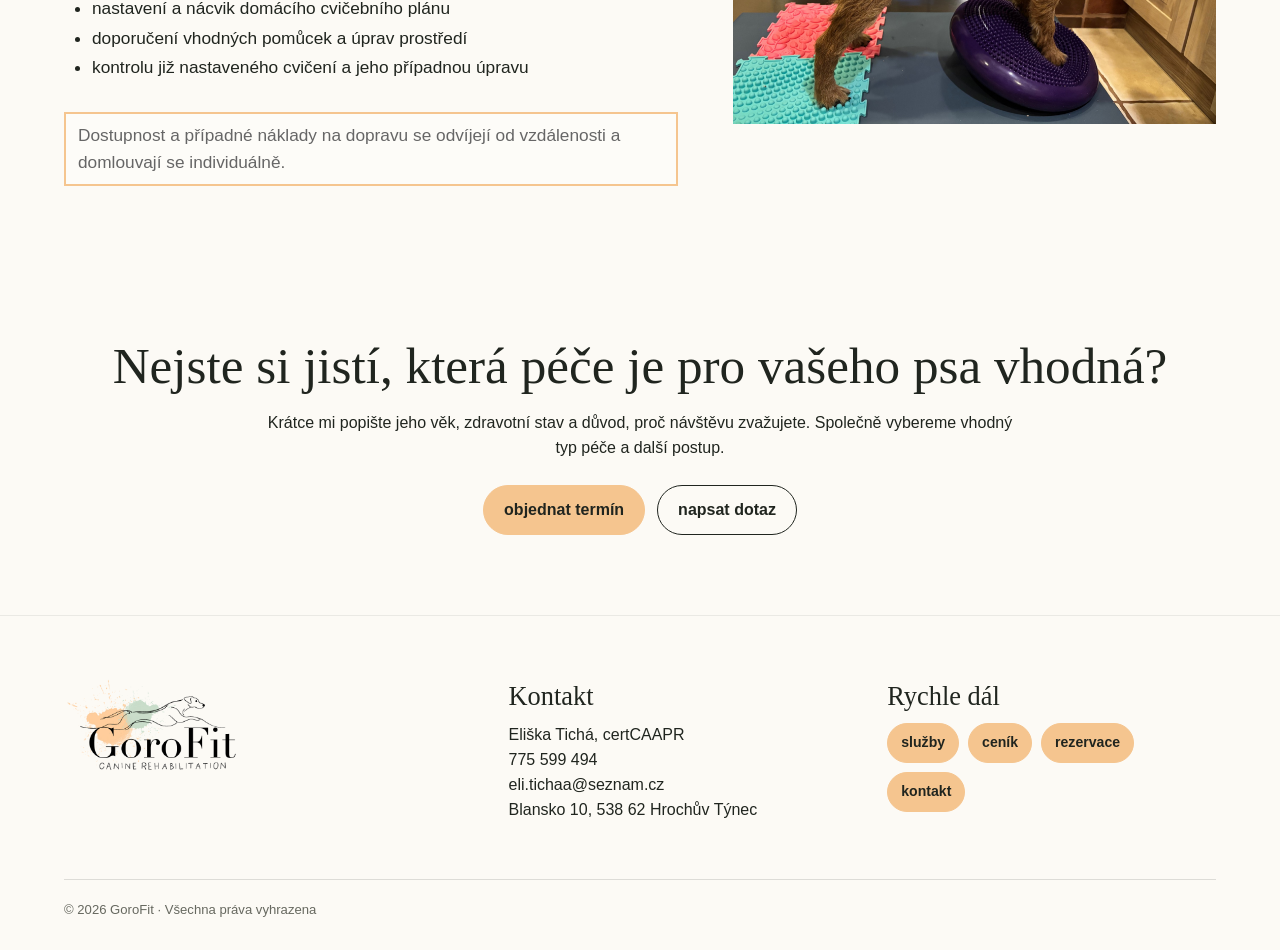
<file: sluzby.html>
<!doctype html><html lang="cs"><head><meta charset="utf-8"><meta name="viewport" content="width=device-width,initial-scale=1"><title>Komu se věnuji | GoroFit</title><meta name="description" content="GoroFit – veterinární fyzioterapie psů"><style>
:root{--peach:#F5C58F;--sage:#CFE0D2;--sage2:#EAF1EA;--cream:#FCFAF5;--ink:#20251F;--muted:#66685f;--olive:#405844}
*{box-sizing:border-box}html{scroll-behavior:smooth}body{margin:0;color:var(--ink);font-family:Arial,Helvetica,sans-serif;background:#fff;line-height:1.55}a{color:inherit}.wrap{width:min(1180px,90%);margin:auto}h1,h2,h3{font-family:Georgia,'Times New Roman',serif;font-weight:400;line-height:1.08}.nav{position:sticky;top:0;z-index:50;background:rgba(255,255,255,.94);backdrop-filter:blur(12px);border-bottom:1px solid #eee}.navin{height:88px;display:flex;align-items:center;gap:32px}.logo{width:145px;height:auto;object-fit:contain}.links{margin-left:auto;display:flex;gap:24px;align-items:center}.links a{text-decoration:none;font-size:.93rem}.hamb{display:none;margin-left:auto;border:0;background:none;font-size:1.8rem}
.pagehero{background:var(--cream);padding:70px 0 74px}.pagehero h1{text-align:center;font-size:clamp(3.2rem,5vw,5.5rem);margin:0 0 38px}.intro{display:grid;grid-template-columns:120px 1fr;gap:28px;align-items:center;max-width:1100px;margin:auto}.paw{font-size:5.6rem;color:var(--sage);line-height:1;text-align:center}.intro p{font-size:1.15rem;color:#5e605b;margin:0}.anchorbar{display:grid;grid-template-columns:repeat(3,1fr);gap:30px 50px;max-width:760px;margin:55px auto 0}.anchorbar a{text-decoration:none;text-align:center;background:var(--sage);border:1px solid var(--ink);padding:13px 18px;font-size:1.15rem;letter-spacing:.08em;color:#666}
.service{padding:72px 0}.service:nth-of-type(even){background:var(--sage2)}.service:nth-of-type(odd){background:var(--cream)}.service h2{text-align:center;font-size:clamp(2.8rem,4.3vw,4.8rem);margin:0 0 38px}.service-grid{display:grid;grid-template-columns:1.12fr .88fr;gap:55px;align-items:center}.service-copy{font-size:1.08rem}.service-copy p{margin:0 0 24px}.service-copy h3{font-family:Arial,Helvetica,sans-serif;font-size:1.12rem;font-weight:700;font-style:italic;margin:28px 0 5px}.service-copy ul{margin:0;padding-left:28px}.service-copy li{margin:3px 0}.service-photo{width:100%;height:390px;object-fit:cover;display:block}.service-photo.full{object-fit:contain;object-position:center}.service-photo.portrait{height:560px;object-fit:contain;object-position:center}.statement{font-size:1.28rem;font-style:italic;color:var(--olive);margin-top:28px}.notice{display:inline-block;border:2px solid var(--peach);padding:8px 12px;color:#666;margin-top:28px;background:rgba(255,255,255,.25)}
.cta{background:var(--cream);text-align:center;padding:80px 0}.cta h2{font-size:clamp(2.4rem,4vw,4.2rem);margin:0 0 18px}.cta p{max-width:760px;margin:0 auto 24px}.btnrow{display:flex;justify-content:center;gap:12px;flex-wrap:wrap}.btn{display:inline-block;text-decoration:none;padding:12px 20px;border-radius:999px;background:var(--peach);border:1px solid var(--peach);font-weight:700}.btn.alt{background:transparent;border-color:var(--ink)}
.footer{background:var(--cream);color:var(--ink);border-top:1px solid rgba(32,37,31,.08);padding:60px 0 30px}.footgrid{display:grid;grid-template-columns:1.2fr 1fr 1fr;gap:50px}.footer .logo{width:175px}.footer h3{font-size:1.65rem;margin:.2em 0 .5em}.footer p{margin:.45em 0 1em}.pills{display:flex;flex-wrap:wrap;gap:9px}.pill{border:1px solid var(--peach);background:var(--peach);color:var(--ink);font-weight:700;border-radius:999px;padding:8px 13px;text-decoration:none;font-size:.88rem}.pill:hover{background:var(--sage);border-color:var(--sage)}.copy{border-top:1px solid rgba(32,37,31,.14);margin-top:40px;padding-top:20px;font-size:.82rem;color:var(--muted)}
@media(max-width:850px){.links{display:none}.hamb{display:block}.intro{grid-template-columns:1fr}.paw{display:none}.anchorbar{grid-template-columns:1fr 1fr;gap:12px}.service-grid,.footgrid{grid-template-columns:1fr}.service-photo{height:auto;max-height:560px}.service{padding:58px 0}.service h2{text-align:left}.pagehero{padding:55px 0}.pagehero h1{text-align:left}.service-grid{gap:28px}}
</style></head><body>
<header class="nav"><div class="wrap navin"><a href="index.html"><img class="logo" src="gorofit-logo.png" alt="GoroFit"></a><nav class="links"><a href="index.html">Domů</a><a href="o-mne.html">O mně</a><a href="sluzby.html">Komu se věnuji</a><a href="cenik.html">Ceník</a><a href="rezervace.html">Rezervace</a><a href="akce.html">Akce</a><a href="kontakt.html">Kontakt</a></nav><button class="hamb">☰</button></div></header>
<main>
<section class="pagehero"><div class="wrap"><h1>Služby</h1><div class="intro"><div class="paw">♡</div><p>Péči vždy přizpůsobuji konkrétnímu psovi, jeho zdravotnímu stavu, věku, aktivitám i možnostem majitele.<br><em>Fyzioterapie nenahrazuje klasickou veterinární péči! Moje výstavní a štěněcí lekce nenahrazují výstavní „handling“ ani „cvičák“.</em></p></div><div class="anchorbar"><a href="#rehabilitace">rehabilitace</a><a href="#prevence">prevence</a><a href="#vystavy">výstavy</a><a href="#seniori">senioři</a><a href="#stenata">štěňata</a><a href="#vyjezdy">terénní výjezdy</a></div></div></section>

<section class="service" id="rehabilitace"><div class="wrap"><h2>Rehabilitace</h2><div class="service-grid"><div class="service-copy"><p>Rehabilitační péče je určena psům po operacích či úrazech. Vždy vychází z aktuálního zdravotního stavu, možností a potřeb konkrétního psa.</p><p>Cílem je podpořit hojení, zmírnit přetížení, zachovat nebo obnovit pohyblivost a pomoci psovi bezpečně se vrátit k běžným aktivitám.</p><h3>Co můžeme pejskovi nabídnout?</h3><ul><li>manuální ošetření a práci s měkkými tkáněmi</li><li>mobilizaci a PROM</li><li>cílené aktivní cvičení</li><li>individuální domácí cvičební plán</li></ul><div class="notice">U pooperačních stavů, známého onemocnění nebo dlouhodobých obtíží je vhodné přinést veterinární zprávu a výsledky předchozích vyšetření.</div></div><img class="service-photo" src="service-rehabilitace.jpg" alt="Rehabilitace psa"></div></div></section>

<section class="service" id="prevence"><div class="wrap"><h2>Prevence</h2><div class="service-grid"><div class="service-copy"><p>Fyzioterapie nemusí začínat až ve chvíli, kdy se objeví bolest nebo omezení. Pravidelná preventivní péče pomáhá sledovat stav pohybového aparátu, zachytit případné přetížení a dlouhodobě podporovat zdravý a vyvážený pohyb vašeho psa.</p><p>Prevence je důležitá pro úplně každého psa - od gaučáka až po psího sportovce.</p><h3>Co můžeme pejskovi nabídnout?</h3><ul><li>posouzení postoje a způsobu pohybu <em>(statická a dynamická analýza)</em></li><li>kontrolu svalové kondice a pohyblivosti</li><li>kompenzační a kondiční cvičení</li><li>doporučení pro vhodnou zátěž, regeneraci a domácí péči</li></ul><div class="statement">Prevence pomáhá pečovat o pohyb dříve, než začne psa omezovat.</div></div><img class="service-photo full" src="service-prevence.jpg" alt="Preventivní cvičení psa"></div></div></section>

<section class="service" id="vystavy"><div class="wrap"><h2>Výstavy</h2><div class="service-grid"><div class="service-copy"><p>Předvedení ve výstavním kruhu není pouze o správném postoji. Důležitou roli hraje také kondice, koordinace, držení těla, kvalita pohybu a schopnost psa pracovat v rušném prostředí.</p><p>Péče je vhodná pro psy na začátku výstavní kariéry i zkušené jedince, u kterých je potřeba podpořit kondici, kompenzovat jednostrannou zátěž nebo doladit pohyb a postoj. Cvičení prokládám prvky freeworku a enrichmentu, které dávají psovi prostor k uvolnění, zaměstnání hlavy a příjemnému odpočinku mezi jednotlivými úkoly.</p><h3>Co můžeme pejskovi nabídnout?</h3><ul><li>posouzení postoje a pohybu <em>(statická a dynamická analýza)</em></li><li>cílené kondiční a koordinační cvičení, stabilita</li><li>kompenzaci jednostranného zatížení</li><li>zlepšení fyziologického postoje a práce s pohybem</li></ul><div class="statement">Díky zkušenostem z výstavního kruhu dokážu propojit pohled vystavovatele s péčí o zdravý a přirozený pohyb.</div></div><img class="service-photo" src="service-vystavy.jpg" alt="Pes ve výstavním kruhu"></div></div></section>

<section class="service" id="seniori"><div class="wrap"><h2>Senioři</h2><div class="service-grid"><div class="service-copy"><p>S přibývajícím věkem se mění pohyblivost, svalová síla, stabilita i ochota psa zapojovat se do běžných aktivit. Pravidelná a šetrná péče pomáhá zachovat co největší míru samostatnosti, pohodlí a radosti z pohybu.</p><p>Terapie vždy respektuje aktuální zdravotní stav, energii a tempo konkrétního psa. Cílem není podat maximální výkon, ale podpořit bezpečný pohyb a usnadnit každodenní činnosti.</p><h3>Co můžeme pejskovi nabídnout?</h3><ul><li>jemné manuální ošetření</li><li>podporu pohyblivosti kloubů</li><li>jednoduché cviky pro udržení svalové síly</li><li>cvičení propriocepce, koordinace a stability</li><li>doporučení pro úpravu domácího prostředí</li><li>canine enrichment pro mentální zaměstnání</li></ul><div class="statement">I malé změny mohou seniorovi usnadnit každodenní život.</div></div><img class="service-photo portrait" src="service-seniori.jpg" alt="Psí senior při cvičení"></div></div></section>

<section class="service" id="stenata"><div class="wrap"><h2>Štěňata</h2><div class="service-grid"><div class="service-copy"><p>Štěně se postupně učí vnímat své tělo, koordinovat pohyb a získávat jistotu v nových situacích. Vhodně zvolené aktivity mohou podpořit jeho zdravý vývoj, přirozenou zvídavost i schopnost zvládat běžnou manipulaci a ošetření.</p><p>Cvičení probíhá hravou formou, bez tlaku na výkon a s dostatkem prostoru pro odpočinek. Součástí je také enrichment a zaměstnání hlavy, aby byla návštěva pro štěně příjemnou a zajímavou zkušeností.</p><h3>Co můžeme pejskovi nabídnout?</h3><ul><li>nastavení správných pohybových stereotypů</li><li>jednoduchá cvičení koordinace</li><li>podporu propriocepce</li><li>canine enrichment</li><li>pozitivní seznamování s doteky a manipulací</li><li>doporučení vhodných aktivit pro domácí prostředí</li></ul><div class="statement">Cílem je podpořit zdravý pohyb a zároveň pomoci štěněti získat důvěru a jistotu při manipulaci.</div></div><img class="service-photo portrait" src="service-stenata.jpg" alt="Štěně při cvičení"></div></div></section>

<section class="service" id="vyjezdy"><div class="wrap"><h2>Terénní výjezdy</h2><div class="service-grid"><div class="service-copy"><p>Někteří psi cestování špatně snášejí, mají omezenou pohyblivost nebo se cítí nejjistěji ve známém prostředí. V těchto případech je možné po předchozí domluvě absolvovat fyzioterapeutickou návštěvu přímo u vás doma.</p><p>Toto může být vhodné také tehdy, když potřebujete nastavit domácí cvičení v prostoru, kde ho budete se psem skutečně provádět. Společně můžeme projít běžný pohyb psa po domácnosti a najít praktické úpravy, které mu každodenní fungování usnadní.</p><h3>Co může návštěva obsahovat?</h3><ul><li>základní posouzení pohybu v domácím prostředí</li><li>manuální ošetření podle možností psa</li><li>nastavení a nácvik domácího cvičebního plánu</li><li>doporučení vhodných pomůcek a úprav prostředí</li><li>kontrolu již nastaveného cvičení a jeho případnou úpravu</li></ul><div class="notice">Dostupnost a případné náklady na dopravu se odvíjejí od vzdálenosti a domlouvají se individuálně.</div></div><img class="service-photo" src="service-vyjezdy.jpg" alt="Terénní fyzioterapie psa"></div></div></section>

<section class="cta"><div class="wrap"><h2>Nejste si jistí, která péče je pro vašeho psa vhodná?</h2><p>Krátce mi popište jeho věk, zdravotní stav a důvod, proč návštěvu zvažujete. Společně vybereme vhodný typ péče a další postup.</p><div class="btnrow"><a class="btn" href="rezervace.html">objednat termín</a><a class="btn alt" href="kontakt.html">napsat dotaz</a></div></div></section>
</main>
<footer class="footer"><div class="wrap"><div class="footgrid"><div><img class="logo" src="gorofit-logo.png" alt="GoroFit"></div><div><h3>Kontakt</h3><p>Eliška Tichá, certCAAPR<br>775 599 494<br>eli.tichaa@seznam.cz<br>Blansko 10, 538 62 Hrochův Týnec</p></div><div><h3>Rychle dál</h3><div class="pills"><a class="pill" href="sluzby.html">služby</a><a class="pill" href="cenik.html">ceník</a><a class="pill" href="rezervace.html">rezervace</a><a class="pill" href="kontakt.html">kontakt</a></div></div></div><div class="copy">© 2026 GoroFit · Všechna práva vyhrazena</div></div></footer>
<script>document.addEventListener('DOMContentLoaded',()=>{const b=document.querySelector('.hamb'),l=document.querySelector('.links');if(b)b.onclick=()=>{l.style.display=l.style.display==='flex'?'none':'flex';l.style.position='absolute';l.style.top='88px';l.style.left='0';l.style.right='0';l.style.padding='25px 5%';l.style.background='white';l.style.flexDirection='column';l.style.alignItems='flex-start'}})</script></body></html>
</file>
